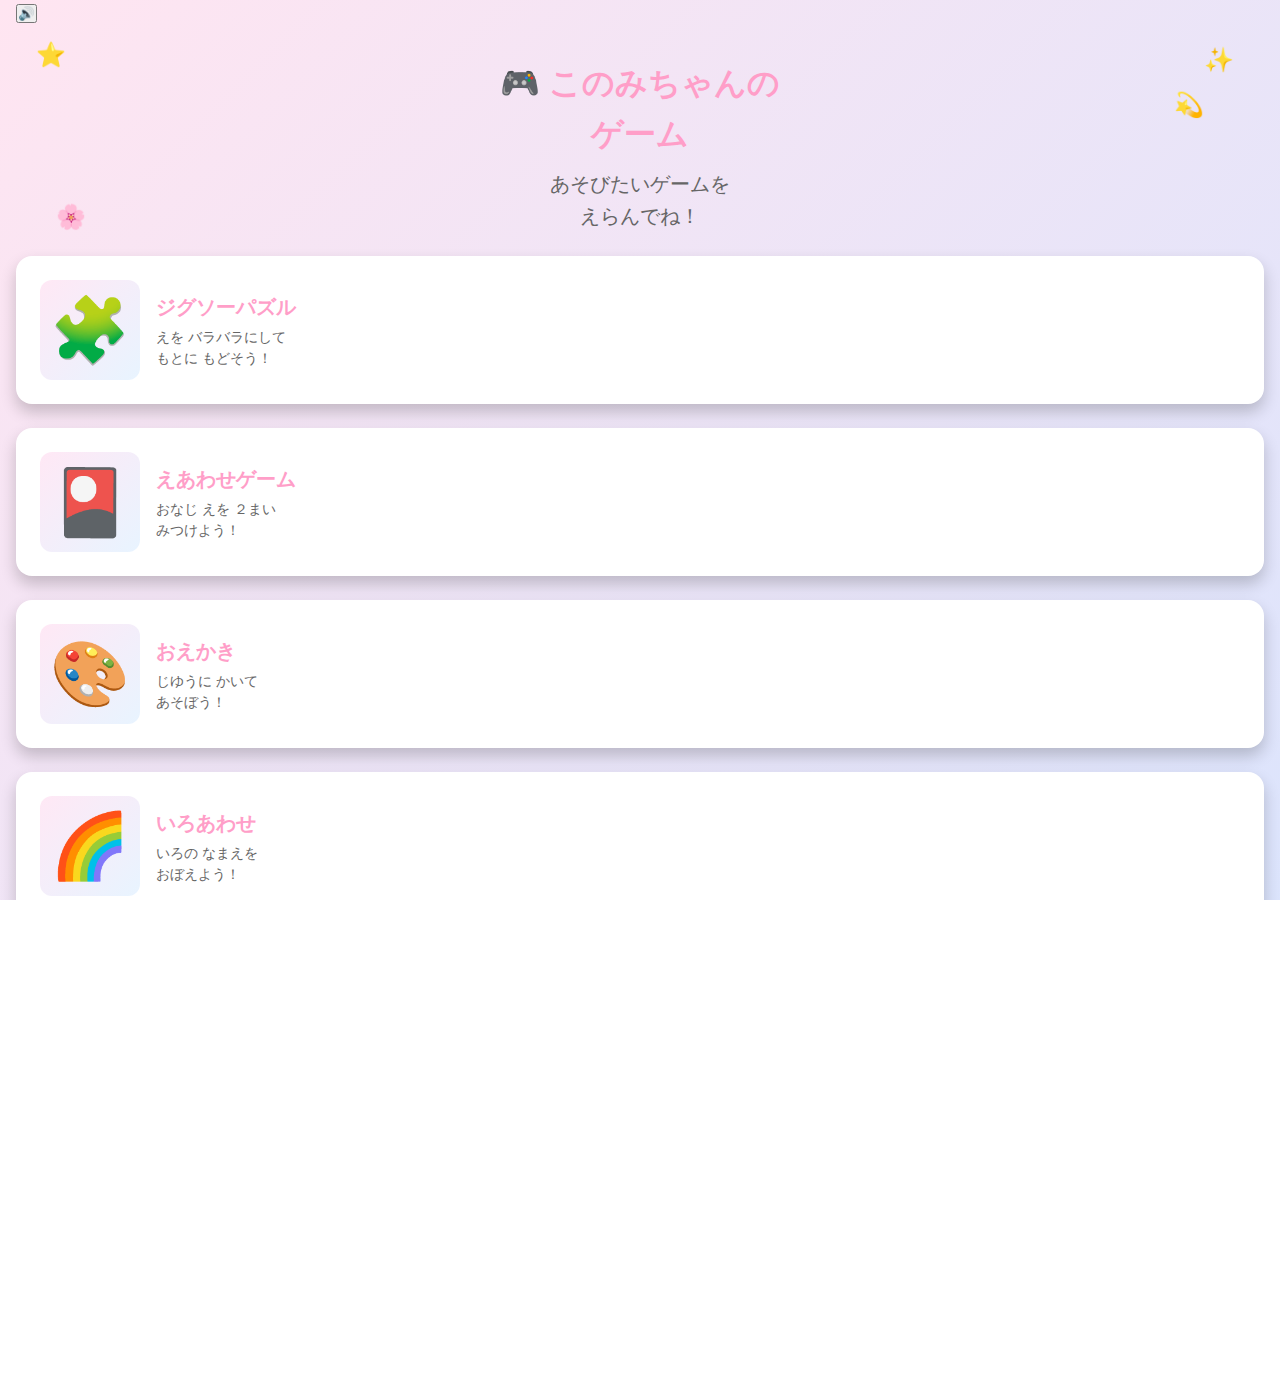
<file: index.html>
<!DOCTYPE html>
<html lang="ja">
<head>
  <meta charset="UTF-8">
  <meta name="viewport" content="width=device-width, initial-scale=1.0, viewport-fit=cover, user-scalable=no">
  <meta name="apple-mobile-web-app-capable" content="yes">
  <meta name="apple-mobile-web-app-status-bar-style" content="black-translucent">
  <meta name="theme-color" content="#FF9EC8">
  <title>このみちゃんのゲーム</title>
  
  <!-- PWA -->
  <link rel="manifest" href="./manifest.json">
  <link rel="apple-touch-icon" href="./assets/icons/icon-192.png">
  
  <!-- CSS -->
  <link rel="stylesheet" href="./css/common.css">
  <link rel="stylesheet" href="./css/components.css">
  <link rel="stylesheet" href="./css/animations.css">
  
  <style>
    /* ランチャー専用スタイル */
    .launcher {
      min-height: 100vh;
      padding: var(--safe-top) var(--spacing-md) var(--safe-bottom);
      background: var(--bg-gradient-1);
      overflow-y: auto;
      -webkit-overflow-scrolling: touch;
    }
    
    .launcher-header {
      text-align: center;
      padding: var(--spacing-xl) 0 var(--spacing-lg);
      position: relative;
    }
    
    .launcher-title {
      font-size: var(--font-2xl);
      font-weight: bold;
      color: var(--primary-pink);
      margin: 0 0 var(--spacing-sm);
      animation: bounceIn 0.6s ease-out;
    }
    
    .launcher-subtitle {
      font-size: var(--font-lg);
      color: var(--text-secondary);
      margin: 0;
      animation: bounceIn 0.8s ease-out;
    }
    
    /* 装飾 */
    .decoration {
      position: absolute;
      font-size: 24px;
      animation: float 3s ease-in-out infinite;
    }
    
    .decoration:nth-child(1) {
      top: 10px;
      left: 20px;
      animation-delay: 0s;
    }
    
    .decoration:nth-child(2) {
      top: 15px;
      right: 30px;
      animation-delay: 0.5s;
    }
    
    .decoration:nth-child(3) {
      top: 60px;
      right: 60px;
      animation-delay: 1s;
    }
    
    .decoration:nth-child(4) {
      bottom: 20px;
      left: 40px;
      animation-delay: 1.5s;
    }
    
    /* ゲームリスト */
    .game-list {
      display: flex;
      flex-direction: column;
      gap: var(--spacing-lg);
      padding-bottom: var(--spacing-xl);
    }
    
    /* ゲームカード */
    .game-card {
      background: white;
      border-radius: var(--radius-lg);
      padding: var(--spacing-lg);
      box-shadow: var(--shadow-lg);
      text-decoration: none;
      color: inherit;
      display: flex;
      align-items: center;
      gap: var(--spacing-md);
      transition: transform 0.2s, box-shadow 0.2s;
      min-height: 120px;
      animation: bounceIn 0.6s ease-out;
    }
    
    .game-card:nth-child(1) { animation-delay: 0.1s; }
    .game-card:nth-child(2) { animation-delay: 0.2s; }
    .game-card:nth-child(3) { animation-delay: 0.3s; }
    .game-card:nth-child(4) { animation-delay: 0.4s; }
    .game-card:nth-child(5) { animation-delay: 0.5s; }
    
    .game-card:active {
      transform: scale(0.98);
      box-shadow: var(--shadow-md);
    }
    
    .game-icon {
      font-size: 64px;
      line-height: 1;
      flex-shrink: 0;
    }
    
    .game-info {
      flex: 1;
    }
    
    .game-title {
      font-size: var(--font-lg);
      font-weight: bold;
      color: var(--text-primary);
      margin: 0 0 var(--spacing-xs);
    }
    
    .game-description {
      font-size: var(--font-sm);
      color: var(--text-secondary);
      margin: 0;
      line-height: 1.4;
    }
    
    /* 設定エリア */
    .settings-area {
      margin-top: var(--spacing-lg);
      margin-bottom: var(--spacing-xl);
    }
    
    .achievements-preview {
      background: white;
      border-radius: var(--radius-lg);
      padding: var(--spacing-md);
      box-shadow: var(--shadow-md);
      text-align: center;
      animation: bounceIn 0.6s ease-out 0.6s both;
    }
    
    .achievements-title {
      font-size: var(--font-md);
      font-weight: bold;
      color: var(--text-primary);
      margin: 0 0 var(--spacing-sm);
    }
    
    .badge-list {
      display: flex;
      justify-content: center;
      gap: var(--spacing-sm);
      flex-wrap: wrap;
    }
    
    .badge {
      font-size: 32px;
      opacity: 0.3;
      filter: grayscale(1);
      transition: all 0.3s;
    }
    
    .badge.unlocked {
      opacity: 1;
      filter: grayscale(0);
      animation: pulse 1.5s ease-in-out infinite;
    }
    
    /* フッター */
    .launcher-footer {
      text-align: center;
      padding: var(--spacing-lg) 0;
      font-size: var(--font-xs);
      color: var(--text-muted);
    }
  </style>
</head>
<body>
  <div class="launcher">
    <!-- 音量ボタン -->
    <button class="sound-toggle" id="soundToggle" aria-label="サウンド切り替え">
      🔊
    </button>
    
    <!-- ヘッダー -->
    <header class="launcher-header">
      <span class="decoration">⭐</span>
      <span class="decoration">✨</span>
      <span class="decoration">💫</span>
      <span class="decoration">🌸</span>
      
      <h1 class="launcher-title">
        🎮 このみちゃんの<br>ゲーム
      </h1>
      <p class="launcher-subtitle">
        あそびたいゲームを<br>えらんでね！
      </p>
    </header>
    
    <!-- ゲームリスト -->
    <div class="game-list">
      <!-- ジグソーパズル -->
      <a href="./puzzle.html" class="game-card">
        <div class="game-icon">🧩</div>
        <div class="game-info">
          <h2 class="game-title">ジグソーパズル</h2>
          <p class="game-description">
            えを バラバラにして<br>
            もとに もどそう！
          </p>
        </div>
      </a>
      
      <!-- 絵合わせ -->
      <a href="./matching.html" class="game-card">
        <div class="game-icon">🎴</div>
        <div class="game-info">
          <h2 class="game-title">えあわせゲーム</h2>
          <p class="game-description">
            おなじ えを ２まい<br>
            みつけよう！
          </p>
        </div>
      </a>
      
      <!-- おえかき -->
      <a href="./drawing.html" class="game-card">
        <div class="game-icon">🎨</div>
        <div class="game-info">
          <h2 class="game-title">おえかき</h2>
          <p class="game-description">
            じゆうに かいて<br>
            あそぼう！
          </p>
        </div>
      </a>
      
      <!-- いろあわせ -->
      <a href="./colors.html" class="game-card">
        <div class="game-icon">🌈</div>
        <div class="game-info">
          <h2 class="game-title">いろあわせ</h2>
          <p class="game-description">
            いろの なまえを<br>
            おぼえよう！
          </p>
        </div>
      </a>
      
      <!-- リズムゲーム -->
      <a href="./rhythm.html" class="game-card">
        <div class="game-icon">🎵</div>
        <div class="game-info">
          <h2 class="game-title">リズムゲーム</h2>
          <p class="game-description">
            おんがくに あわせて<br>
            タップしよう！
          </p>
        </div>
      </a>
    </div>
    
    <!-- 実績バッジエリア -->
    <div class="settings-area">
      <div class="achievements-preview">
        <h3 class="achievements-title">🎖️ バッジコレクション</h3>
        <div class="badge-list" id="badgeList">
          <span class="badge" data-badge="puzzle">🧩</span>
          <span class="badge" data-badge="matching">🎴</span>
          <span class="badge" data-badge="drawing">🎨</span>
          <span class="badge" data-badge="colors">🌈</span>
          <span class="badge" data-badge="rhythm">🎵</span>
        </div>
      </div>
    </div>
    
    <!-- フッター -->
    <footer class="launcher-footer">
      Made with ♥ by モルト 🍺<br>
      v2.0 - 2026
    </footer>
  </div>
  
  <!-- JavaScript -->
  <script src="./js/sound.js"></script>
  <script src="./js/utils.js"></script>
  <script src="./js/storage.js"></script>
  <script src="./js/particle.js"></script>
  
  <script>
    // ========== 初期化 ==========
    document.addEventListener('DOMContentLoaded', () => {
      console.log('🎮 このみちゃんのゲーム - ランチャー起動');
      
      // サウンド初期化
      if (typeof gameSound !== 'undefined') {
        // 音量ボタン設定
        const soundToggle = document.getElementById('soundToggle');
        if (soundToggle) {
          // 初期状態を反映
          updateSoundButton();
          
          soundToggle.addEventListener('click', () => {
            gameSound.toggle();
            updateSoundButton();
            // タップ音を鳴らす
            gameSound.playTap();
          });
        }
      }
      
      // 実績バッジの読み込み
      loadAchievements();
      
      // PWA Service Worker登録
      if ('serviceWorker' in navigator) {
        navigator.serviceWorker.register('./sw.js')
          .then(reg => console.log('✅ Service Worker registered', reg))
          .catch(err => console.error('❌ Service Worker registration failed', err));
      }
      
      // 画面回転をロック（縦向き専用）
      if (screen.orientation && screen.orientation.lock) {
        screen.orientation.lock('portrait').catch(err => {
          console.warn('Screen orientation lock not supported', err);
        });
      }
      
      // ゲームカードタップ時のフィードバック
      const gameCards = document.querySelectorAll('.game-card');
      gameCards.forEach(card => {
        card.addEventListener('click', (e) => {
          // タップ音
          if (typeof gameSound !== 'undefined') {
            gameSound.playTap();
          }
          
          // 触覚フィードバック（対応デバイスのみ）
          if (navigator.vibrate) {
            navigator.vibrate(10);
          }
        });
      });
    });
    
    // 音量ボタンの表示更新
    function updateSoundButton() {
      const soundToggle = document.getElementById('soundToggle');
      if (soundToggle && typeof gameSound !== 'undefined') {
        soundToggle.textContent = gameSound.enabled ? '🔊' : '🔇';
        soundToggle.setAttribute('aria-label', 
          gameSound.enabled ? 'サウンドをオフ' : 'サウンドをオン'
        );
      }
    }
    
    // 実績バッジの読み込み
    function loadAchievements() {
      if (typeof Storage === 'undefined') return;
      
      const badges = document.querySelectorAll('.badge');
      badges.forEach(badge => {
        const gameId = badge.getAttribute('data-badge');
        const key = `konomi_${gameId}_cleared`;
        
        // ローカルストレージから実績を確認
        if (localStorage.getItem(key) === 'true') {
          badge.classList.add('unlocked');
        }
      });
    }
    
    // ページ離脱前の処理（必要に応じて）
    window.addEventListener('beforeunload', () => {
      console.log('👋 ランチャー終了');
    });
  </script>
</body>
</html>
</file>
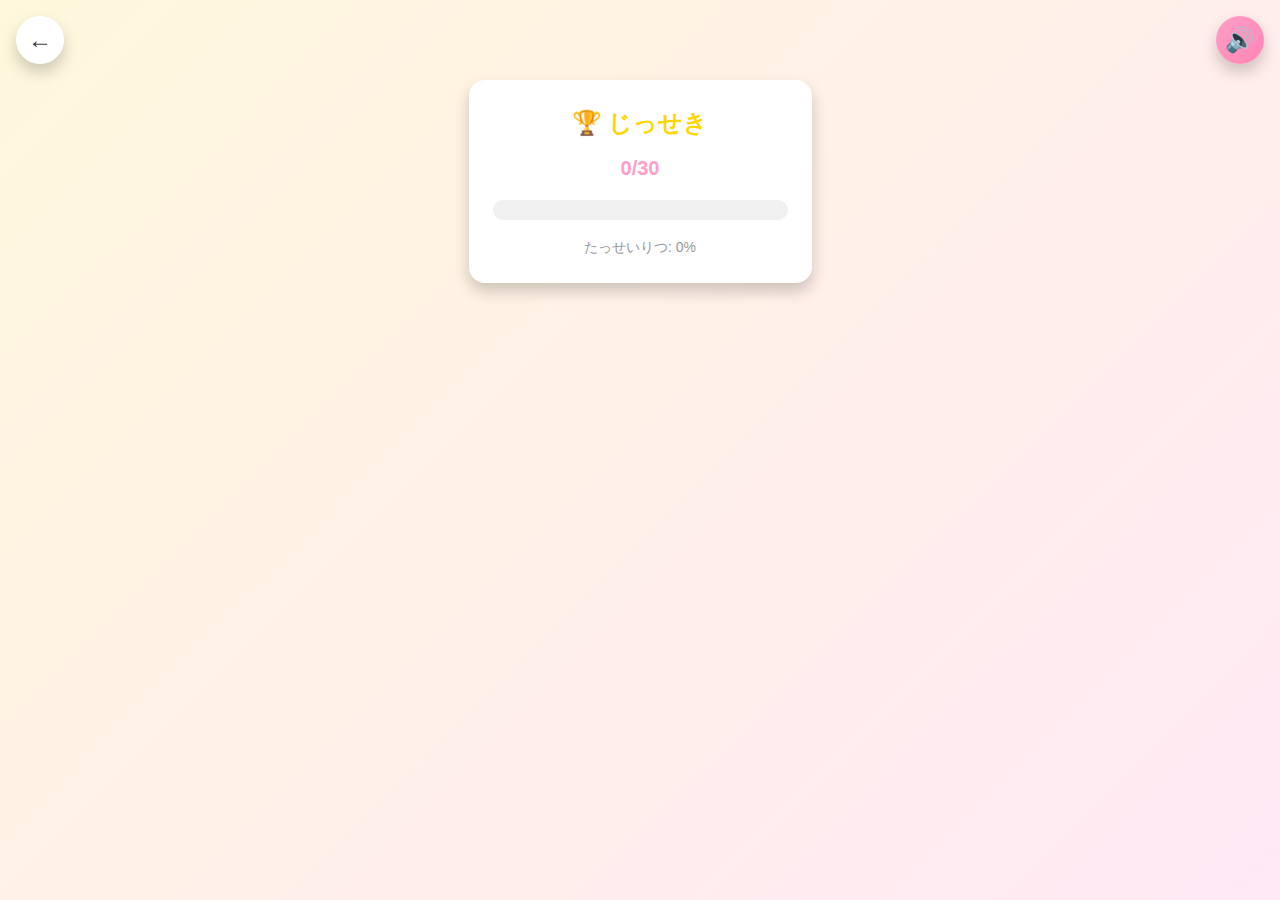
<file: achievements.html>
<!DOCTYPE html>
<html lang="ja">
<head>
    <meta charset="UTF-8">
    <meta name="viewport" content="width=device-width, initial-scale=1.0, viewport-fit=cover, user-scalable=no">
    <meta name="apple-mobile-web-app-capable" content="yes">
    <meta name="theme-color" content="#FFD700">
    <link rel="stylesheet" href="./css/common.css">
    <link rel="stylesheet" href="./css/components.css">
    <link rel="stylesheet" href="./css/animations.css">
    <title>🏆 じっせき</title>
    <style>
        body {
            background: linear-gradient(135deg, #FFF8DC 0%, #FFE8F5 100%);
            display: flex;
            flex-direction: column;
            align-items: center;
            padding: var(--spacing-md);
            padding-top: calc(var(--safe-top) + 80px);
            padding-bottom: calc(var(--safe-bottom) + var(--spacing-md));
        }

        .progress-header {
            width: 100%;
            max-width: 343px;
            background: white;
            border-radius: var(--radius-lg);
            padding: var(--spacing-lg);
            margin-bottom: var(--spacing-lg);
            box-shadow: var(--shadow-lg);
            text-align: center;
        }

        .progress-bar {
            width: 100%;
            height: 20px;
            background: #F0F0F0;
            border-radius: 10px;
            overflow: hidden;
            margin: var(--spacing-md) 0;
        }

        .progress-fill {
            height: 100%;
            background: linear-gradient(90deg, #FFD700, #FFA500);
            transition: width 0.5s ease;
        }

        .achievement-list {
            width: 100%;
            max-width: 343px;
            display: flex;
            flex-direction: column;
            gap: var(--spacing-md);
        }

        .achievement-item {
            background: white;
            border-radius: var(--radius-lg);
            padding: var(--spacing-md);
            box-shadow: var(--shadow-md);
            display: flex;
            gap: var(--spacing-md);
            align-items: center;
            transition: transform 0.2s;
        }

        .achievement-item.locked {
            opacity: 0.6;
        }

        .achievement-icon {
            font-size: 48px;
            width: 60px;
            height: 60px;
            display: flex;
            align-items: center;
            justify-content: center;
            background: linear-gradient(135deg, #FFE8F5, #FFF8DC);
            border-radius: var(--radius-md);
            flex-shrink: 0;
        }

        .achievement-icon.unlocked {
            animation: pulse 2s ease-in-out infinite;
        }

        .achievement-info {
            flex: 1;
        }

        .achievement-name {
            font-size: var(--font-md);
            font-weight: bold;
            color: var(--primary-pink);
            margin-bottom: var(--spacing-xs);
        }

        .achievement-desc {
            font-size: var(--font-sm);
            color: var(--text-secondary);
        }

        .achievement-reward {
            font-size: var(--font-xs);
            color: #FFD700;
            margin-top: var(--spacing-xs);
        }
    </style>
</head>
<body class="no-select">
    <button class="fixed-btn back-btn" onclick="location.href='./index.html'" aria-label="もどる">←</button>
    <button class="fixed-btn sound-btn" id="soundBtn" aria-label="サウンド">🔊</button>

    <div class="progress-header">
        <h2 style="color: #FFD700; margin-bottom: 10px;">🏆 じっせき</h2>
        <p style="font-size: var(--font-lg); font-weight: bold; color: var(--primary-pink);">
            <span id="unlockedCount">0</span>/<span id="totalCount">30</span>
        </p>
        <div class="progress-bar">
            <div class="progress-fill" id="progressFill" style="width: 0%"></div>
        </div>
        <p style="font-size: var(--font-sm); color: var(--text-muted);">
            たっせいりつ: <span id="percentage">0</span>%
        </p>
    </div>

    <div class="achievement-list" id="achievementList"></div>

    <script src="./js/utils.js"></script>
    <script src="./js/storage.js"></script>
    <script src="./js/sound.js"></script>
    <script src="./js/particle.js"></script>
    <script src="./js/achievements.js"></script>
    <script>
        const soundBtn = document.getElementById('soundBtn');
        const achievementList = document.getElementById('achievementList');
        const unlockedCountEl = document.getElementById('unlockedCount');
        const totalCountEl = document.getElementById('totalCount');
        const progressFillEl = document.getElementById('progressFill');
        const percentageEl = document.getElementById('percentage');

        // サウンド設定
        gameSound.enabled = GameSettings.getSoundEnabled();
        soundBtn.textContent = gameSound.enabled ? '🔊' : '🔇';
        soundBtn.onclick = () => {
            const enabled = gameSound.toggle();
            soundBtn.textContent = enabled ? '🔊' : '🔇';
            GameSettings.setSoundEnabled(enabled);
            if (enabled) gameSound.playTap();
        };

        // 実績表示
        function renderAchievements() {
            const achievements = AchievementManager.getAll();
            const unlocked = achievements.filter(a => a.unlocked).length;
            const total = achievements.length;
            const percentage = Math.floor((unlocked / total) * 100);

            // 進捗更新
            unlockedCountEl.textContent = unlocked;
            totalCountEl.textContent = total;
            progressFillEl.style.width = `${percentage}%`;
            percentageEl.textContent = percentage;

            // リスト生成
            achievementList.innerHTML = '';
            achievements.forEach(achievement => {
                const item = document.createElement('div');
                item.className = achievement.unlocked ? 'achievement-item' : 'achievement-item locked';
                
                item.innerHTML = `
                    <div class="achievement-icon ${achievement.unlocked ? 'unlocked' : ''}">
                        ${achievement.unlocked ? '🏆' : '🔒'}
                    </div>
                    <div class="achievement-info">
                        <div class="achievement-name">
                            ${achievement.unlocked ? achievement.name : '？？？'}
                        </div>
                        <div class="achievement-desc">
                            ${achievement.unlocked ? achievement.desc : 'まだアンロックされていません'}
                        </div>
                        ${achievement.unlocked ? `<div class="achievement-reward">ごうほう: ${achievement.reward}</div>` : ''}
                        ${achievement.unlocked && achievement.date ? `<div style="font-size: 10px; color: var(--text-muted); margin-top: 4px;">${new Date(achievement.date).toLocaleDateString('ja-JP')}</div>` : ''}
                    </div>
                `;

                achievementList.appendChild(item);
            });
        }

        renderAchievements();
        lockPortrait();
    </script>
</body>
</html>
</file>
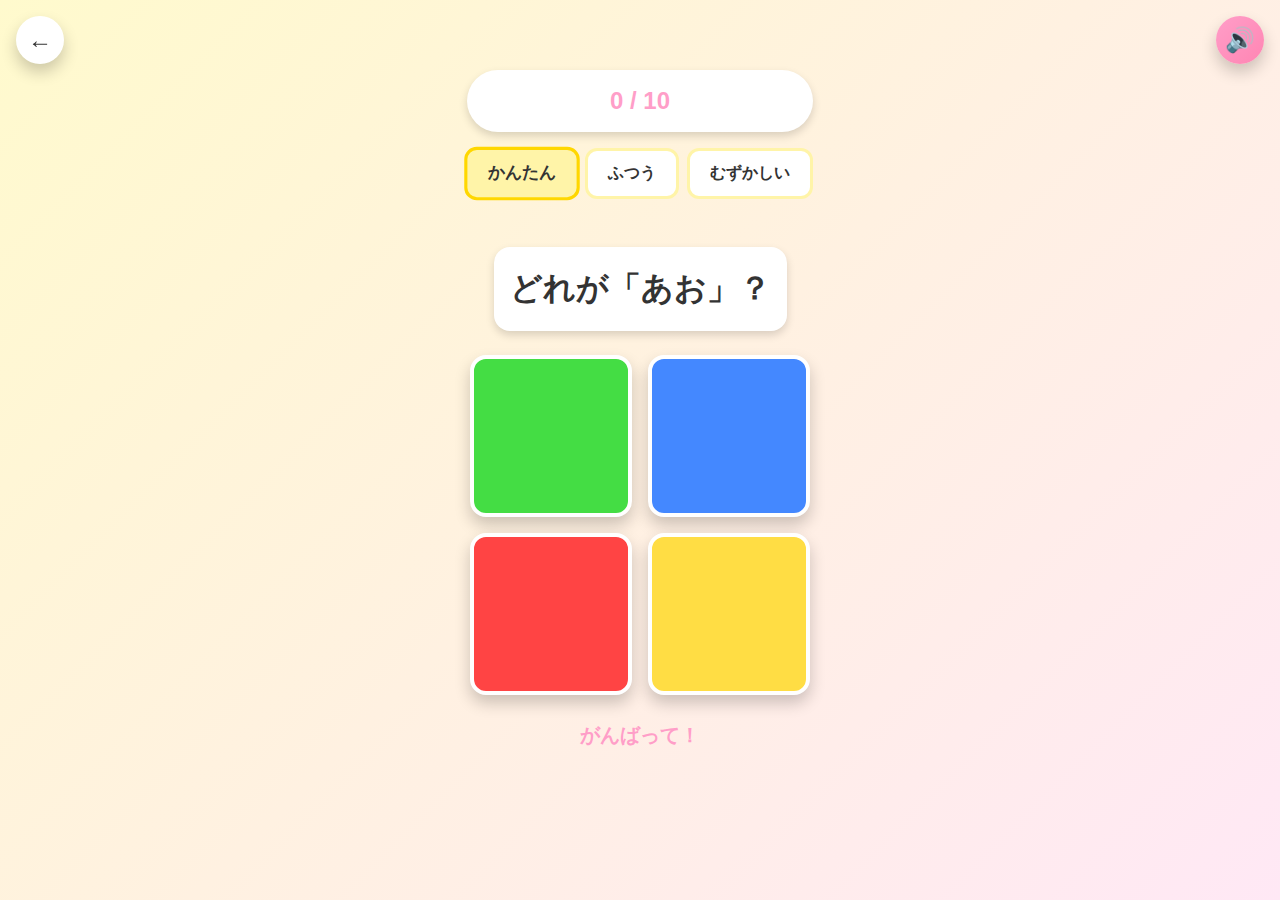
<file: colors.html>
<!DOCTYPE html>
<html lang="ja">
<head>
    <meta charset="UTF-8">
    <meta name="viewport" content="width=device-width, initial-scale=1.0, viewport-fit=cover, user-scalable=no">
    <meta name="apple-mobile-web-app-capable" content="yes">
    <meta name="apple-mobile-web-app-status-bar-style" content="black-translucent">
    <meta name="theme-color" content="#FFF4A8">
    <link rel="stylesheet" href="css/common.css">
    <link rel="stylesheet" href="css/components.css">
    <link rel="stylesheet" href="css/animations.css">
    <title>🌈 このみちゃんのいろあわせゲーム</title>
    <style>
        body {
            background: linear-gradient(135deg, #FFFACD 0%, #FFE8F5 100%);
            display: flex;
            flex-direction: column;
            align-items: center;
            justify-content: flex-start;
            padding: calc(var(--safe-top) + 70px) var(--spacing-md) calc(var(--safe-bottom) + var(--spacing-md));
            min-height: 100vh;
            overflow-y: auto;
        }

        .header {
            text-align: center;
            margin-bottom: var(--spacing-lg);
        }

        .score {
            background: white;
            padding: 12px 24px;
            border-radius: var(--radius-full);
            box-shadow: var(--shadow-md);
            font-size: var(--font-xl);
            font-weight: bold;
            color: var(--primary-pink);
            margin-bottom: var(--spacing-md);
        }

        .question {
            font-size: var(--font-2xl);
            font-weight: bold;
            color: var(--text-primary);
            margin-bottom: var(--spacing-lg);
            text-align: center;
            padding: var(--spacing-md);
            background: white;
            border-radius: var(--radius-lg);
            box-shadow: var(--shadow-md);
            min-height: 80px;
            display: flex;
            align-items: center;
            justify-content: center;
        }

        .color-grid {
            display: grid;
            grid-template-columns: repeat(2, 1fr);
            gap: var(--spacing-md);
            max-width: 340px;
            width: 100%;
            margin-bottom: var(--spacing-lg);
        }

        .color-card {
            aspect-ratio: 1;
            border-radius: var(--radius-lg);
            box-shadow: var(--shadow-lg);
            cursor: pointer;
            transition: all 0.3s cubic-bezier(0.68, -0.55, 0.265, 1.55);
            position: relative;
            border: 4px solid white;
            min-height: 150px;
        }

        .color-card:active {
            transform: scale(0.95);
        }

        .color-card.correct {
            animation: bounce 0.6s ease-out;
            border-color: #FFD700;
        }

        .color-card.wrong {
            animation: shake 0.5s ease-out;
        }

        @keyframes bounce {
            0%, 100% { transform: scale(1); }
            25% { transform: scale(1.1) translateY(-10px); }
            50% { transform: scale(1.05) translateY(-5px); }
            75% { transform: scale(1.08) translateY(-7px); }
        }

        @keyframes shake {
            0%, 100% { transform: translateX(0); }
            25% { transform: translateX(-10px); }
            50% { transform: translateX(10px); }
            75% { transform: translateX(-5px); }
        }

        .message {
            font-size: var(--font-lg);
            font-weight: bold;
            color: var(--primary-pink);
            text-align: center;
            min-height: 30px;
            margin-bottom: var(--spacing-md);
        }

        .difficulty-selector {
            display: flex;
            gap: var(--spacing-sm);
            margin-bottom: var(--spacing-lg);
            flex-wrap: wrap;
            justify-content: center;
        }

        .difficulty-btn {
            padding: 12px 20px;
            font-size: var(--font-md);
            font-weight: bold;
            background: white;
            border: 3px solid var(--primary-yellow);
            border-radius: var(--radius-md);
            cursor: pointer;
            transition: all 0.3s;
            min-height: 48px;
            color: var(--text-primary);
        }

        .difficulty-btn:active {
            transform: scale(0.95);
        }

        .difficulty-btn.active {
            background: var(--primary-yellow);
            color: var(--text-primary);
            border-color: #FFD700;
            transform: scale(1.05);
        }

        .modal-subtitle {
            font-size: var(--font-xl);
            color: var(--primary-pink);
            margin-bottom: var(--spacing-md);
        }

        .stars {
            display: flex;
            gap: var(--spacing-sm);
            justify-content: center;
            margin: var(--spacing-lg) 0;
        }

        .star {
            font-size: 48px;
            animation: pulse 1.5s ease-in-out infinite;
        }

        .star:nth-child(2) {
            animation-delay: 0.2s;
        }

        .star:nth-child(3) {
            animation-delay: 0.4s;
        }

        /* パーティクル（キラキラ） */
        .sparkle {
            position: fixed;
            pointer-events: none;
            font-size: 24px;
            animation: sparkle-fall 1s ease-out forwards;
            z-index: 1000;
        }

        @keyframes sparkle-fall {
            0% {
                opacity: 1;
                transform: translateY(0) scale(0) rotate(0deg);
            }
            50% {
                transform: translateY(-30px) scale(1.5) rotate(180deg);
            }
            100% {
                opacity: 0;
                transform: translateY(-60px) scale(0.5) rotate(360deg);
            }
        }
    </style>
</head>
<body>
    <!-- 固定ボタン -->
    <button class="fixed-btn back-btn" onclick="location.href='index.html'" aria-label="もどる">←</button>
    <button class="fixed-btn sound-btn" id="soundToggle" aria-label="サウンド切り替え">🔊</button>

    <!-- メインコンテンツ -->
    <div class="header">
        <div class="score" id="scoreDisplay">0 / 10</div>
        <div class="difficulty-selector" id="difficultySelector">
            <button class="difficulty-btn active" data-level="easy">かんたん</button>
            <button class="difficulty-btn" data-level="normal">ふつう</button>
            <button class="difficulty-btn" data-level="hard">むずかしい</button>
        </div>
    </div>

    <div class="question" id="question">どれが「あか」？</div>

    <div class="color-grid" id="colorGrid">
        <!-- JavaScriptで生成 -->
    </div>

    <div class="message" id="message">がんばって！</div>

    <!-- クリアモーダル -->
    <div class="modal-overlay hidden" id="clearModal">
        <div class="modal">
            <h2>🌈 やったね！</h2>
            <p class="modal-subtitle">いろマスター！</p>
            <div class="stars">
                <span class="star">⭐</span>
                <span class="star">⭐</span>
                <span class="star">⭐</span>
            </div>
            <div class="modal-buttons">
                <button class="btn btn-primary" onclick="restartGame()">もういちど</button>
                <button class="btn btn-secondary" onclick="location.href='index.html'">もどる</button>
            </div>
        </div>
    </div>

    <script src="js/sound.js"></script>
    <script src="js/utils.js"></script>
    <script src="js/particle.js"></script>
    <script>
        // ========== ゲーム定数 ==========
        const COLORS = {
            easy: [
                { name: 'あか', color: '#FF4444', index: 0 },
                { name: 'あお', color: '#4488FF', index: 1 },
                { name: 'きいろ', color: '#FFDD44', index: 2 },
                { name: 'みどり', color: '#44DD44', index: 3 }
            ],
            normal: [
                { name: 'あか', color: '#FF4444', index: 0 },
                { name: 'あお', color: '#4488FF', index: 1 },
                { name: 'きいろ', color: '#FFDD44', index: 2 },
                { name: 'みどり', color: '#44DD44', index: 3 },
                { name: 'ピンク', color: '#FF99CC', index: 4 },
                { name: 'オレンジ', color: '#FF9944', index: 5 }
            ],
            hard: [
                { name: 'あか', color: '#FF4444', index: 0 },
                { name: 'あお', color: '#4488FF', index: 1 },
                { name: 'きいろ', color: '#FFDD44', index: 2 },
                { name: 'みどり', color: '#44DD44', index: 3 },
                { name: 'ピンク', color: '#FF99CC', index: 4 },
                { name: 'オレンジ', color: '#FF9944', index: 5 },
                { name: 'むらさき', color: '#9944FF', index: 6 },
                { name: 'ちゃいろ', color: '#996633', index: 7 }
            ]
        };

        const TOTAL_QUESTIONS = 10;

        // ========== ゲーム状態 ==========
        let currentDifficulty = 'easy';
        let currentQuestion = 0;
        let score = 0;
        let targetColor = null;
        let isAnswering = false;

        // ========== DOM要素 ==========
        const scoreDisplay = document.getElementById('scoreDisplay');
        const questionEl = document.getElementById('question');
        const colorGrid = document.getElementById('colorGrid');
        const messageEl = document.getElementById('message');
        const clearModal = document.getElementById('clearModal');
        const soundToggle = document.getElementById('soundToggle');
        const difficultySelector = document.getElementById('difficultySelector');

        // ========== 初期化 ==========
        function init() {
            // 音量ボタン
            soundToggle.addEventListener('click', () => {
                const enabled = gameSound.toggle();
                soundToggle.textContent = enabled ? '🔊' : '🔇';
                gameSound.playTap();
            });

            // 難易度選択
            difficultySelector.addEventListener('click', (e) => {
                if (e.target.classList.contains('difficulty-btn')) {
                    gameSound.playTap();
                    
                    // アクティブ切り替え
                    document.querySelectorAll('.difficulty-btn').forEach(btn => {
                        btn.classList.remove('active');
                    });
                    e.target.classList.add('active');
                    
                    // 難易度変更してリスタート
                    currentDifficulty = e.target.dataset.level;
                    restartGame();
                }
            });

            // ゲーム開始
            startNewGame();
        }

        // ========== ゲーム開始 ==========
        function startNewGame() {
            currentQuestion = 0;
            score = 0;
            updateScore();
            nextQuestion();
        }

        // ========== 次の問題 ==========
        function nextQuestion() {
            if (currentQuestion >= TOTAL_QUESTIONS) {
                // クリア
                showClearModal();
                return;
            }

            isAnswering = false;
            currentQuestion++;
            updateScore();

            // ランダムに色を選択
            const colorSet = COLORS[currentDifficulty];
            targetColor = colorSet[Math.floor(Math.random() * colorSet.length)];

            // 問題文更新
            questionEl.textContent = `どれが「${targetColor.name}」？`;

            // カードを4枚ランダム表示（ターゲット色を含む）
            const choices = [targetColor];
            const otherColors = colorSet.filter(c => c.name !== targetColor.name);
            
            // 残りをランダムに追加（重複なし）
            while (choices.length < 4 && choices.length < colorSet.length) {
                const randomColor = otherColors[Math.floor(Math.random() * otherColors.length)];
                if (!choices.find(c => c.name === randomColor.name)) {
                    choices.push(randomColor);
                }
            }

            // 4枚未満の場合は繰り返し
            while (choices.length < 4) {
                const randomColor = colorSet[Math.floor(Math.random() * colorSet.length)];
                choices.push(randomColor);
            }

            // シャッフル
            const shuffled = shuffle(choices);

            // カード生成
            renderCards(shuffled);

            // メッセージ更新
            updateMessage();
        }

        // ========== カード描画 ==========
        function renderCards(colors) {
            colorGrid.innerHTML = '';
            
            colors.forEach((color, index) => {
                const card = document.createElement('div');
                card.className = 'color-card';
                card.style.backgroundColor = color.color;
                card.dataset.colorName = color.name;
                card.dataset.colorIndex = color.index;
                
                card.addEventListener('click', () => handleCardClick(card, color));
                
                colorGrid.appendChild(card);
            });
        }

        // ========== カードクリック処理 ==========
        function handleCardClick(card, color) {
            if (isAnswering) return;
            isAnswering = true;

            // 音を鳴らす
            gameSound.playColorNote(color.index);

            if (color.name === targetColor.name) {
                // 正解
                card.classList.add('correct');
                gameSound.playCorrect();
                score++;
                updateScore();
                
                // キラキラ演出
                createSparkles(card);
                
                messageEl.textContent = 'せいかい！';
                messageEl.style.color = '#44DD44';

                // 次の問題へ
                setTimeout(() => {
                    nextQuestion();
                }, 1200);
            } else {
                // 不正解
                card.classList.add('wrong');
                vibrate('medium');
                
                messageEl.textContent = 'もういちど！';
                messageEl.style.color = '#FF4444';

                // 再挑戦可能
                setTimeout(() => {
                    card.classList.remove('wrong');
                    isAnswering = false;
                    messageEl.textContent = 'がんばって！';
                    messageEl.style.color = 'var(--primary-pink)';
                }, 600);
            }
        }

        // ========== スコア更新 ==========
        function updateScore() {
            scoreDisplay.textContent = `${score} / ${TOTAL_QUESTIONS}`;
        }

        // ========== メッセージ更新 ==========
        function updateMessage() {
            const remaining = TOTAL_QUESTIONS - currentQuestion;
            if (remaining > 5) {
                messageEl.textContent = 'がんばって！';
            } else if (remaining > 2) {
                messageEl.textContent = `あと ${remaining} もん！`;
            } else if (remaining > 0) {
                messageEl.textContent = 'もうすこし！';
            }
            messageEl.style.color = 'var(--primary-pink)';
        }

        // ========== キラキラ演出 ==========
        function createSparkles(element) {
            const rect = element.getBoundingClientRect();
            const centerX = rect.left + rect.width / 2;
            const centerY = rect.top + rect.height / 2;

            for (let i = 0; i < 8; i++) {
                const sparkle = document.createElement('div');
                sparkle.className = 'sparkle';
                sparkle.textContent = '✨';
                
                const angle = (Math.PI * 2 * i) / 8;
                const distance = 30;
                const x = centerX + Math.cos(angle) * distance;
                const y = centerY + Math.sin(angle) * distance;
                
                sparkle.style.left = `${x}px`;
                sparkle.style.top = `${y}px`;
                
                document.body.appendChild(sparkle);
                
                setTimeout(() => sparkle.remove(), 1000);
            }
        }

        // ========== クリアモーダル表示 ==========
        function showClearModal() {
            gameSound.playClear();
            clearModal.classList.remove('hidden');
            
            // 紙吹雪
            if (typeof createConfetti === 'function') {
                createConfetti();
            }
        }

        // ========== リスタート ==========
        function restartGame() {
            gameSound.playTap();
            clearModal.classList.add('hidden');
            startNewGame();
        }

        // ========== 起動 ==========
        window.addEventListener('DOMContentLoaded', init);
    </script>
</body>
</html>
</file>
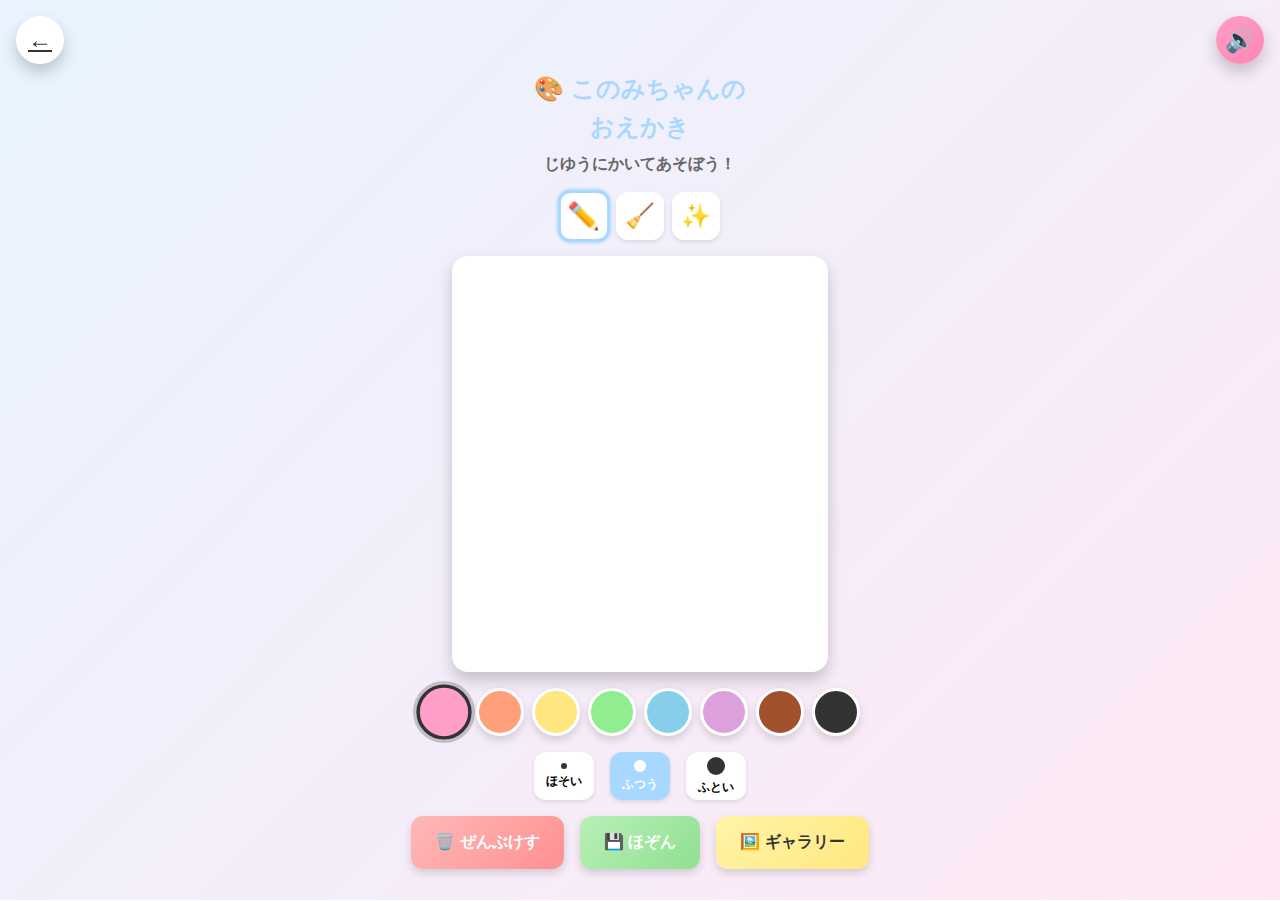
<file: drawing.html>
<!DOCTYPE html>
<html lang="ja">
<head>
    <meta charset="UTF-8">
    <meta name="viewport" content="width=device-width, initial-scale=1.0, viewport-fit=cover, user-scalable=no">
    <meta name="apple-mobile-web-app-capable" content="yes">
    <meta name="apple-mobile-web-app-status-bar-style" content="black-translucent">
    <meta name="theme-color" content="#A8D8FF">
    <link rel="stylesheet" href="./css/common.css">
    <link rel="stylesheet" href="./css/components.css">
    <link rel="stylesheet" href="./css/animations.css">
    <title>🎨 このみちゃんのおえかき</title>
    <style>
        body {
            background: linear-gradient(135deg, #E8F4FF 0%, #FFE8F5 100%);
            display: flex;
            flex-direction: column;
            align-items: center;
            padding: var(--spacing-md);
            padding-top: calc(var(--safe-top) + 70px);
            padding-bottom: calc(var(--safe-bottom) + var(--spacing-md));
            overflow-y: auto;
        }

        .header {
            text-align: center;
            margin-bottom: var(--spacing-md);
            animation: bounceIn 0.6s ease;
        }

        h1 {
            font-size: 24px;
            margin-bottom: var(--spacing-xs);
            color: var(--primary-blue);
        }

        .message {
            font-size: var(--font-md);
            color: var(--text-secondary);
            font-weight: bold;
        }

        /* ツールバー */
        .toolbar {
            display: flex;
            gap: var(--spacing-sm);
            margin-bottom: var(--spacing-md);
            flex-wrap: wrap;
            justify-content: center;
            animation: slideInDown 0.6s ease;
        }

        .tool-btn {
            width: 48px;
            height: 48px;
            border-radius: var(--radius-md);
            border: 3px solid transparent;
            background: white;
            font-size: 24px;
            display: flex;
            align-items: center;
            justify-content: center;
            cursor: pointer;
            transition: all 0.2s;
            box-shadow: var(--shadow-sm);
        }

        .tool-btn:active {
            transform: scale(0.9);
        }

        .tool-btn.active {
            border-color: var(--primary-blue);
            transform: scale(1.1);
            box-shadow: 0 0 0 2px rgba(168, 216, 255, 0.3);
        }

        /* Canvasエリア */
        .canvas-container {
            position: relative;
            background: white;
            border-radius: var(--radius-lg);
            box-shadow: var(--shadow-lg);
            padding: var(--spacing-sm);
            margin-bottom: var(--spacing-md);
            animation: bounceIn 0.8s ease;
        }

        #drawingCanvas {
            display: block;
            border-radius: var(--radius-md);
            touch-action: none;
            cursor: crosshair;
        }

        /* カラーパレット */
        .color-palette {
            display: flex;
            gap: var(--spacing-sm);
            margin-bottom: var(--spacing-md);
            flex-wrap: wrap;
            justify-content: center;
            animation: slideInUp 0.8s ease;
        }

        .color-btn {
            width: 48px;
            height: 48px;
            border-radius: var(--radius-full);
            border: 3px solid white;
            cursor: pointer;
            transition: all 0.2s;
            box-shadow: var(--shadow-md);
        }

        .color-btn:active {
            transform: scale(0.9);
        }

        .color-btn.active {
            border-color: var(--text-primary);
            transform: scale(1.15);
            box-shadow: 0 0 0 3px rgba(0, 0, 0, 0.2);
        }

        /* ペンサイズ */
        .pen-sizes {
            display: flex;
            gap: var(--spacing-md);
            margin-bottom: var(--spacing-md);
            justify-content: center;
            animation: slideInUp 0.9s ease;
        }

        .size-btn {
            width: 60px;
            height: 48px;
            border-radius: var(--radius-md);
            border: 3px solid transparent;
            background: white;
            display: flex;
            flex-direction: column;
            align-items: center;
            justify-content: center;
            cursor: pointer;
            transition: all 0.2s;
            box-shadow: var(--shadow-sm);
            font-size: var(--font-xs);
            font-weight: bold;
        }

        .size-btn:active {
            transform: scale(0.9);
        }

        .size-btn.active {
            border-color: var(--primary-blue);
            background: var(--primary-blue);
            color: white;
        }

        .size-preview {
            width: 100%;
            display: flex;
            align-items: center;
            justify-content: center;
            margin-bottom: var(--spacing-xs);
        }

        .size-preview .dot {
            background: var(--text-primary);
            border-radius: 50%;
        }

        .size-btn.active .size-preview .dot {
            background: white;
        }

        /* スタンプパレット */
        .stamp-palette {
            display: flex;
            gap: var(--spacing-sm);
            margin-bottom: var(--spacing-md);
            flex-wrap: wrap;
            justify-content: center;
            animation: slideInUp 1s ease;
        }

        .stamp-btn {
            width: 48px;
            height: 48px;
            border-radius: var(--radius-md);
            border: 3px solid transparent;
            background: white;
            font-size: 28px;
            display: flex;
            align-items: center;
            justify-content: center;
            cursor: pointer;
            transition: all 0.2s;
            box-shadow: var(--shadow-sm);
        }

        .stamp-btn:active {
            transform: scale(0.9);
        }

        .stamp-btn.active {
            border-color: var(--primary-yellow);
            transform: scale(1.1);
        }

        /* アクションボタン */
        .action-buttons {
            display: flex;
            gap: var(--spacing-md);
            margin-bottom: var(--spacing-md);
            justify-content: center;
            animation: bounceIn 1.1s ease;
        }

        .action-btn {
            padding: var(--spacing-md) var(--spacing-lg);
            border-radius: var(--radius-md);
            border: none;
            font-size: var(--font-md);
            font-weight: bold;
            cursor: pointer;
            transition: all 0.2s;
            box-shadow: var(--shadow-md);
            min-height: 48px;
        }

        .action-btn:active {
            transform: scale(0.95);
        }

        .btn-clear {
            background: linear-gradient(135deg, #FFB8B8, #FF9090);
            color: white;
        }

        .btn-save {
            background: linear-gradient(135deg, var(--primary-green), #90E090);
            color: white;
        }

        .btn-gallery {
            background: linear-gradient(135deg, var(--primary-yellow), #FFE880);
            color: var(--text-primary);
        }

        /* ギャラリーモーダル */
        .gallery-overlay {
            position: fixed;
            top: 0;
            left: 0;
            width: 100%;
            height: 100%;
            background: rgba(0, 0, 0, 0.8);
            display: none;
            align-items: center;
            justify-content: center;
            z-index: 1000;
            padding: var(--spacing-xl);
        }

        .gallery-overlay.show {
            display: flex;
            animation: fadeIn 0.3s ease;
        }

        .gallery-content {
            background: white;
            border-radius: var(--radius-lg);
            padding: var(--spacing-xl);
            max-width: 90%;
            max-height: 80%;
            overflow-y: auto;
            box-shadow: 0 16px 32px rgba(0, 0, 0, 0.3);
            animation: bounceIn 0.5s ease;
        }

        .gallery-header {
            display: flex;
            justify-content: space-between;
            align-items: center;
            margin-bottom: var(--spacing-lg);
        }

        .gallery-header h2 {
            font-size: var(--font-xl);
            color: var(--primary-blue);
        }

        .gallery-close {
            width: 40px;
            height: 40px;
            border-radius: var(--radius-full);
            border: none;
            background: var(--primary-pink);
            color: white;
            font-size: 24px;
            cursor: pointer;
        }

        .gallery-grid {
            display: grid;
            grid-template-columns: repeat(2, 1fr);
            gap: var(--spacing-md);
        }

        .gallery-item {
            position: relative;
            aspect-ratio: 1;
            border-radius: var(--radius-md);
            overflow: hidden;
            box-shadow: var(--shadow-md);
        }

        .gallery-item img {
            width: 100%;
            height: 100%;
            object-fit: cover;
        }

        .gallery-item-delete {
            position: absolute;
            top: 4px;
            right: 4px;
            width: 32px;
            height: 32px;
            border-radius: var(--radius-full);
            border: none;
            background: rgba(255, 0, 0, 0.8);
            color: white;
            font-size: 18px;
            cursor: pointer;
        }

        .gallery-empty {
            text-align: center;
            padding: var(--spacing-xl);
            color: var(--text-muted);
        }

        @media (max-width: 375px) {
            h1 { font-size: 22px; }
            .message { font-size: var(--font-sm); }
            #drawingCanvas { width: 340px; height: 380px; }
        }

        @media (max-height: 667px) {
            body { padding-top: calc(var(--safe-top) + 60px); }
            h1 { font-size: 20px; }
            #drawingCanvas { width: 340px; height: 360px; }
        }
    </style>
</head>
<body class="no-select">
    <!-- 戻るボタン -->
    <a href="./index.html" class="fixed-btn back-btn" id="backBtn" aria-label="もどる">←</a>
    
    <!-- サウンドトグル -->
    <button class="fixed-btn sound-btn" id="soundBtn" aria-label="サウンド切り替え">🔊</button>
    
    <div class="header">
        <h1>🎨 このみちゃんの<br>おえかき</h1>
        <p class="message">じゆうにかいてあそぼう！</p>
    </div>
    
    <!-- ツールバー -->
    <div class="toolbar">
        <button class="tool-btn active" id="penTool" title="ペン">✏️</button>
        <button class="tool-btn" id="eraserTool" title="けしゴム">🧹</button>
        <button class="tool-btn" id="stampTool" title="スタンプ">✨</button>
    </div>
    
    <!-- Canvasエリア -->
    <div class="canvas-container">
        <canvas id="drawingCanvas" width="360" height="400"></canvas>
    </div>
    
    <!-- カラーパレット -->
    <div class="color-palette" id="colorPalette">
        <button class="color-btn active" data-color="#FF9EC8" style="background: #FF9EC8;" title="ピンク"></button>
        <button class="color-btn" data-color="#FFA07A" style="background: #FFA07A;" title="オレンジ"></button>
        <button class="color-btn" data-color="#FFE680" style="background: #FFE680;" title="きいろ"></button>
        <button class="color-btn" data-color="#90EE90" style="background: #90EE90;" title="みどり"></button>
        <button class="color-btn" data-color="#87CEEB" style="background: #87CEEB;" title="あお"></button>
        <button class="color-btn" data-color="#DDA0DD" style="background: #DDA0DD;" title="むらさき"></button>
        <button class="color-btn" data-color="#A0522D" style="background: #A0522D;" title="ちゃいろ"></button>
        <button class="color-btn" data-color="#333333" style="background: #333333;" title="くろ"></button>
    </div>
    
    <!-- ペンサイズ -->
    <div class="pen-sizes" id="penSizes">
        <button class="size-btn" data-size="3">
            <div class="size-preview"><div class="dot" style="width: 6px; height: 6px;"></div></div>
            ほそい
        </button>
        <button class="size-btn active" data-size="8">
            <div class="size-preview"><div class="dot" style="width: 12px; height: 12px;"></div></div>
            ふつう
        </button>
        <button class="size-btn" data-size="15">
            <div class="size-preview"><div class="dot" style="width: 18px; height: 18px;"></div></div>
            ふとい
        </button>
    </div>
    
    <!-- スタンプパレット -->
    <div class="stamp-palette" id="stampPalette" style="display: none;">
        <button class="stamp-btn" data-stamp="⭐">⭐</button>
        <button class="stamp-btn" data-stamp="❤️">❤️</button>
        <button class="stamp-btn" data-stamp="😊">😊</button>
        <button class="stamp-btn" data-stamp="🌸">🌸</button>
        <button class="stamp-btn" data-stamp="🐱">🐱</button>
        <button class="stamp-btn" data-stamp="🍎">🍎</button>
    </div>
    
    <!-- アクションボタン -->
    <div class="action-buttons">
        <button class="action-btn btn-clear" id="clearBtn">🗑️ ぜんぶけす</button>
        <button class="action-btn btn-save" id="saveBtn">💾 ほぞん</button>
        <button class="action-btn btn-gallery" id="galleryBtn">🖼️ ギャラリー</button>
    </div>
    
    <!-- ギャラリーモーダル -->
    <div class="gallery-overlay" id="galleryOverlay">
        <div class="gallery-content">
            <div class="gallery-header">
                <h2>🎨 ギャラリー</h2>
                <button class="gallery-close" id="galleryClose">×</button>
            </div>
            <div class="gallery-grid" id="galleryGrid">
                <div class="gallery-empty">
                    まださくひんがないよ！<br>
                    えをかいてほぞんしてね✨
                </div>
            </div>
        </div>
    </div>
    
    <script src="./js/utils.js"></script>
    <script src="./js/storage.js"></script>
    <script src="./js/sound.js"></script>
    <script src="./js/particle.js"></script>
    <script>
        // グローバル変数
        const canvas = document.getElementById('drawingCanvas');
        const ctx = canvas.getContext('2d');
        
        let isDrawing = false;
        let currentTool = 'pen'; // 'pen', 'eraser', 'stamp'
        let currentColor = '#FF9EC8';
        let currentSize = 8;
        let currentStamp = '⭐';
        
        // サウンド初期化
        const soundEnabled = GameSettings.getSoundEnabled();
        gameSound.enabled = soundEnabled;
        document.getElementById('soundBtn').textContent = soundEnabled ? '🔊' : '🔇';

        // Canvasの初期化
        ctx.lineCap = 'round';
        ctx.lineJoin = 'round';
        
        // LocalStorageから復元
        loadDrawing();
        
        // ===== ツール切り替え =====
        document.getElementById('penTool').addEventListener('click', () => {
            gameSound.playTap();
            setTool('pen');
        });
        
        document.getElementById('eraserTool').addEventListener('click', () => {
            gameSound.playTap();
            setTool('eraser');
        });
        
        document.getElementById('stampTool').addEventListener('click', () => {
            gameSound.playTap();
            setTool('stamp');
        });
        
        function setTool(tool) {
            currentTool = tool;
            
            // アクティブ状態の更新
            document.querySelectorAll('.tool-btn').forEach(btn => btn.classList.remove('active'));
            
            if (tool === 'pen') {
                document.getElementById('penTool').classList.add('active');
                document.getElementById('colorPalette').style.display = 'flex';
                document.getElementById('penSizes').style.display = 'flex';
                document.getElementById('stampPalette').style.display = 'none';
                canvas.style.cursor = 'crosshair';
            } else if (tool === 'eraser') {
                document.getElementById('eraserTool').classList.add('active');
                document.getElementById('colorPalette').style.display = 'none';
                document.getElementById('penSizes').style.display = 'none';
                document.getElementById('stampPalette').style.display = 'none';
                canvas.style.cursor = 'grab';
            } else if (tool === 'stamp') {
                document.getElementById('stampTool').classList.add('active');
                document.getElementById('colorPalette').style.display = 'none';
                document.getElementById('penSizes').style.display = 'none';
                document.getElementById('stampPalette').style.display = 'flex';
                canvas.style.cursor = 'pointer';
            }
        }
        
        // ===== 色選択 =====
        document.querySelectorAll('.color-btn').forEach(btn => {
            btn.addEventListener('click', () => {
                gameSound.playTap();
                currentColor = btn.dataset.color;
                
                document.querySelectorAll('.color-btn').forEach(b => b.classList.remove('active'));
                btn.classList.add('active');
            });
        });
        
        // ===== ペンサイズ選択 =====
        document.querySelectorAll('.size-btn').forEach(btn => {
            btn.addEventListener('click', () => {
                gameSound.playTap();
                currentSize = parseInt(btn.dataset.size);
                
                document.querySelectorAll('.size-btn').forEach(b => b.classList.remove('active'));
                btn.classList.add('active');
            });
        });
        
        // ===== スタンプ選択 =====
        document.querySelectorAll('.stamp-btn').forEach(btn => {
            btn.addEventListener('click', () => {
                gameSound.playTap();
                currentStamp = btn.dataset.stamp;
                
                document.querySelectorAll('.stamp-btn').forEach(b => b.classList.remove('active'));
                btn.classList.add('active');
            });
        });
        
        // ===== 描画処理 =====
        let lastX = 0;
        let lastY = 0;
        
        function getCanvasPos(e) {
            const rect = canvas.getBoundingClientRect();
            const touch = e.touches ? e.touches[0] : e;
            return {
                x: (touch.clientX - rect.left) * (canvas.width / rect.width),
                y: (touch.clientY - rect.top) * (canvas.height / rect.height)
            };
        }
        
        function startDrawing(e) {
            e.preventDefault();
            const pos = getCanvasPos(e);
            
            if (currentTool === 'stamp') {
                placeStamp(pos.x, pos.y);
            } else {
                isDrawing = true;
                lastX = pos.x;
                lastY = pos.y;
            }
        }
        
        function draw(e) {
            if (!isDrawing) return;
            e.preventDefault();
            
            const pos = getCanvasPos(e);
            
            ctx.beginPath();
            ctx.moveTo(lastX, lastY);
            ctx.lineTo(pos.x, pos.y);
            
            if (currentTool === 'pen') {
                ctx.strokeStyle = currentColor;
                ctx.lineWidth = currentSize;
                ctx.globalCompositeOperation = 'source-over';
            } else if (currentTool === 'eraser') {
                ctx.globalCompositeOperation = 'destination-out';
                ctx.lineWidth = 20;
            }
            
            ctx.stroke();
            
            lastX = pos.x;
            lastY = pos.y;
        }
        
        function stopDrawing() {
            if (isDrawing) {
                isDrawing = false;
                autoSave();
            }
        }
        
        function placeStamp(x, y) {
            gameSound.playTap();
            
            ctx.font = '48px Arial';
            ctx.textAlign = 'center';
            ctx.textBaseline = 'middle';
            ctx.fillText(currentStamp, x, y);
            
            autoSave();
        }
        
        // イベントリスナー
        canvas.addEventListener('touchstart', startDrawing);
        canvas.addEventListener('touchmove', draw);
        canvas.addEventListener('touchend', stopDrawing);
        canvas.addEventListener('mousedown', startDrawing);
        canvas.addEventListener('mousemove', draw);
        canvas.addEventListener('mouseup', stopDrawing);
        canvas.addEventListener('mouseleave', stopDrawing);
        
        // ===== 全消去 =====
        document.getElementById('clearBtn').addEventListener('click', () => {
            gameSound.playTap();
            
            if (confirm('ほんとうに ぜんぶ けしていい？')) {
                ctx.clearRect(0, 0, canvas.width, canvas.height);
                autoSave();
                gameSound.playCorrect();
            }
        });
        
        // ===== 保存 =====
        document.getElementById('saveBtn').addEventListener('click', () => {
            gameSound.playTap();
            saveToGallery();
        });
        
        function saveToGallery() {
            try {
                const dataURL = canvas.toDataURL('image/png');
                const gallery = JSON.parse(localStorage.getItem('konomi_drawings') || '[]');
                
                gallery.push({
                    image: dataURL,
                    date: new Date().toISOString()
                });
                
                // 最大10枚まで保存
                if (gallery.length > 10) {
                    gallery.shift();
                }
                
                localStorage.setItem('konomi_drawings', JSON.stringify(gallery));
                gameSound.playWin();
                showToast('💾 さくひんをほぞんしたよ！');
            } catch (e) {
                console.error('[Drawing] Save failed:', e);
                showToast('❌ ほぞんに しっぱい しました');
            }
        }
        
        // ===== 自動保存 =====
        function autoSave() {
            try {
                const dataURL = canvas.toDataURL('image/png');
                localStorage.setItem('konomi_current_drawing', dataURL);
            } catch (e) {
                console.error('[Drawing] Auto-save failed:', e);
            }
        }
        
        function loadDrawing() {
            try {
                const saved = localStorage.getItem('konomi_current_drawing');
                if (saved) {
                    const img = new Image();
                    img.onload = () => {
                        ctx.drawImage(img, 0, 0);
                    };
                    img.src = saved;
                }
            } catch (e) {
                console.error('[Drawing] Load failed:', e);
            }
        }
        
        // ===== ギャラリー =====
        document.getElementById('galleryBtn').addEventListener('click', () => {
            gameSound.playTap();
            showGallery();
        });
        
        document.getElementById('galleryClose').addEventListener('click', () => {
            gameSound.playTap();
            document.getElementById('galleryOverlay').classList.remove('show');
        });
        
        document.getElementById('galleryOverlay').addEventListener('click', (e) => {
            if (e.target === e.currentTarget) {
                gameSound.playTap();
                document.getElementById('galleryOverlay').classList.remove('show');
            }
        });
        
        function showGallery() {
            const gallery = JSON.parse(localStorage.getItem('konomi_drawings') || '[]');
            const grid = document.getElementById('galleryGrid');
            
            if (gallery.length === 0) {
                grid.innerHTML = `
                    <div class="gallery-empty">
                        まださくひんがないよ！<br>
                        えをかいてほぞんしてね✨
                    </div>
                `;
            } else {
                grid.innerHTML = gallery.map((item, index) => `
                    <div class="gallery-item">
                        <img src="${item.image}" alt="さくひん ${index + 1}">
                        <button class="gallery-item-delete" onclick="deleteDrawing(${index})">×</button>
                    </div>
                `).reverse().join('');
            }
            
            document.getElementById('galleryOverlay').classList.add('show');
        }
        
        window.deleteDrawing = function(index) {
            if (confirm('このさくひんを けしていい？')) {
                const gallery = JSON.parse(localStorage.getItem('konomi_drawings') || '[]');
                gallery.splice(index, 1);
                localStorage.setItem('konomi_drawings', JSON.stringify(gallery));
                gameSound.playTap();
                showGallery();
            }
        };
        
        // ===== トースト通知 =====
        function showToast(message) {
            const toast = document.createElement('div');
            toast.className = 'toast';
            toast.textContent = message;
            document.body.appendChild(toast);
            setTimeout(() => toast.remove(), 3000);
        }
        
        // ===== サウンドトグル =====
        document.getElementById('soundBtn').addEventListener('click', () => {
            const enabled = gameSound.toggle();
            document.getElementById('soundBtn').textContent = enabled ? '🔊' : '🔇';
            GameSettings.setSoundEnabled(enabled);
            if (enabled) {
                gameSound.playTap();
            }
        });
        
        // ===== 戻るボタン =====
        document.getElementById('backBtn').addEventListener('click', (e) => {
            gameSound.playTap();
        });
        
        // 画面向き固定
        lockPortrait();
    </script>
</body>
</html>
</file>
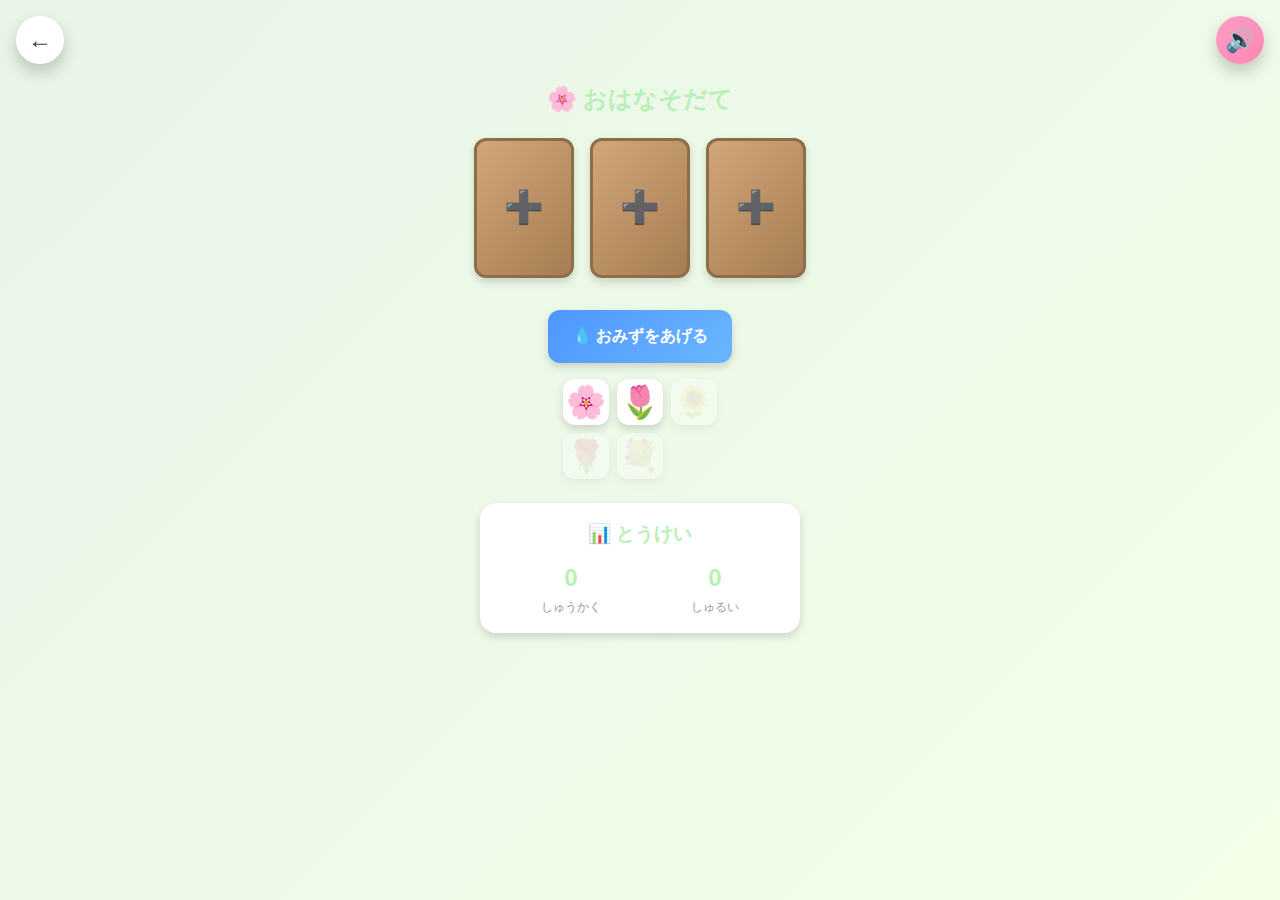
<file: flowers.html>
<!DOCTYPE html>
<html lang="ja">
<head>
    <meta charset="UTF-8">
    <meta name="viewport" content="width=device-width, initial-scale=1.0, viewport-fit=cover, user-scalable=no">
    <meta name="apple-mobile-web-app-capable" content="yes">
    <meta name="theme-color" content="#B8F0B8">
    <link rel="stylesheet" href="./css/common.css">
    <link rel="stylesheet" href="./css/components.css">
    <link rel="stylesheet" href="./css/animations.css">
    <title>🌸 おはなそだて</title>
    <style>
        body {
            background: linear-gradient(135deg, #E8F4E8 0%, #F4FFE8 100%);
            display: flex;
            flex-direction: column;
            align-items: center;
            padding: var(--spacing-md);
            padding-top: calc(var(--safe-top) + 80px);
            padding-bottom: calc(var(--safe-bottom) + var(--spacing-md));
        }

        .garden {
            display: flex;
            gap: var(--spacing-md);
            margin-bottom: var(--spacing-xl);
        }

        .planter {
            width: 100px;
            height: 140px;
            background: linear-gradient(135deg, #D2A679 0%, #A67C52 100%);
            border-radius: var(--radius-md);
            border: 3px solid #8B6F47;
            display: flex;
            flex-direction: column;
            align-items: center;
            justify-content: flex-end;
            padding-bottom: var(--spacing-sm);
            box-shadow: var(--shadow-md);
            cursor: pointer;
            transition: transform 0.2s;
            position: relative;
        }

        .planter:active {
            transform: scale(0.95);
        }

        .planter.empty::after {
            content: '➕';
            font-size: 32px;
            color: #666;
            position: absolute;
            top: 50%;
            transform: translateY(-50%);
        }

        .flower {
            font-size: 60px;
            animation: float 3s ease-in-out infinite;
            margin-bottom: var(--spacing-sm);
        }

        .growth-bar {
            width: 80%;
            height: 6px;
            background: rgba(0,0,0,0.1);
            border-radius: 3px;
            overflow: hidden;
            margin-top: var(--spacing-xs);
        }

        .growth-fill {
            height: 100%;
            background: var(--primary-green);
            transition: width 0.5s ease;
        }

        .water-btn {
            background: linear-gradient(135deg, #4D96FF 0%, #6BB6FF 100%);
            color: white;
            margin-bottom: var(--spacing-md);
        }

        .seed-selector {
            display: grid;
            grid-template-columns: repeat(3, 1fr);
            gap: var(--spacing-sm);
            margin-bottom: var(--spacing-lg);
            max-width: 300px;
        }

        .seed-btn {
            aspect-ratio: 1;
            font-size: 32px;
            background: white;
            border-radius: var(--radius-md);
            box-shadow: var(--shadow-md);
            border: 3px solid transparent;
            cursor: pointer;
            transition: all 0.2s;
            display: flex;
            align-items: center;
            justify-content: center;
        }

        .seed-btn:active {
            transform: scale(0.9);
        }

        .seed-btn.locked {
            opacity: 0.3;
            cursor: not-allowed;
        }

        .stats {
            background: white;
            border-radius: var(--radius-lg);
            padding: var(--spacing-md);
            box-shadow: var(--shadow-md);
            width: 100%;
            max-width: 320px;
            text-align: center;
        }

        .stats-row {
            display: flex;
            justify-content: space-around;
            margin-top: var(--spacing-sm);
        }

        .stat-item {
            text-align: center;
        }

        .stat-value {
            font-size: var(--font-xl);
            font-weight: bold;
            color: var(--primary-green);
        }

        .stat-label {
            font-size: var(--font-xs);
            color: var(--text-muted);
        }
    </style>
</head>
<body class="no-select">
    <button class="fixed-btn back-btn" onclick="location.href='./index.html'" aria-label="もどる">←</button>
    <button class="fixed-btn sound-btn" id="soundBtn" aria-label="サウンド">🔊</button>

    <h2 style="color: var(--primary-green); margin-bottom: 20px;">🌸 おはなそだて</h2>

    <div class="garden" id="garden"></div>

    <button class="btn water-btn" id="waterBtn">
        💧 おみずをあげる
    </button>

    <div class="seed-selector" id="seedSelector"></div>

    <div class="stats">
        <h3 style="color: var(--primary-green); margin-bottom: 10px;">📊 とうけい</h3>
        <div class="stats-row">
            <div class="stat-item">
                <div class="stat-value" id="harvestedCount">0</div>
                <div class="stat-label">しゅうかく</div>
            </div>
            <div class="stat-item">
                <div class="stat-value" id="speciesCount">0</div>
                <div class="stat-label">しゅるい</div>
            </div>
        </div>
    </div>

    <script src="./js/utils.js"></script>
    <script src="./js/storage.js"></script>
    <script src="./js/sound.js"></script>
    <script src="./js/particle.js"></script>
    <script src="./js/achievements.js"></script>
    <script>
        const gardenEl = document.getElementById('garden');
        const seedSelector = document.getElementById('seedSelector');
        const waterBtn = document.getElementById('waterBtn');
        const soundBtn = document.getElementById('soundBtn');
        const harvestedCountEl = document.getElementById('harvestedCount');
        const speciesCountEl = document.getElementById('speciesCount');

        // サウンド設定
        gameSound.enabled = GameSettings.getSoundEnabled();
        soundBtn.textContent = gameSound.enabled ? '🔊' : '🔇';
        soundBtn.onclick = () => {
            const enabled = gameSound.toggle();
            soundBtn.textContent = enabled ? '🔊' : '🔇';
            GameSettings.setSoundEnabled(enabled);
            if (enabled) gameSound.playTap();
        };

        // 花データ
        const flowerTypes = {
            sakura: { emoji: '🌸', name: 'さくら', unlocked: true },
            tulip: { emoji: '🌷', name: 'チューリップ', unlocked: true },
            sunflower: { emoji: '🌻', name: 'ひまわり', unlocked: false },
            rose: { emoji: '🌹', name: 'バラ', unlocked: false },
            bouquet: { emoji: '💐', name: 'ブーケ', unlocked: false }
        };

        // 成長段階
        const growthStages = {
            0: '🌱',  // 芽
            33: '🌿', // 葉
            66: '🌸', // 開花（デフォルト、後で変更）
            100: '🌸' // 完全開花
        };

        const MAX_PLANTERS = 3;
        let planters = [];
        let selectedPlanter = null;
        let selectedSeed = null;
        let harvested = loadData('konomi_harvested', {});

        // 初期化
        function init() {
            // アンロック状態を反映
            const unlocks = loadData(STORAGE_KEYS.UNLOCKS, {});
            if (unlocks.flowers) {
                unlocks.flowers.forEach(id => {
                    if (flowerTypes[id]) {
                        flowerTypes[id].unlocked = true;
                    }
                });
            }

            // プランター読み込み
            planters = loadData(STORAGE_KEYS.FLOWERS, []);
            
            // 成長チェック
            planters.forEach(p => updateGrowth(p));

            renderGarden();
            renderSeedSelector();
            updateStats();
        }

        // プランター描画
        function renderGarden() {
            gardenEl.innerHTML = '';
            
            for (let i = 0; i < MAX_PLANTERS; i++) {
                const planter = planters[i];
                const planterEl = document.createElement('div');
                planterEl.className = planter ? 'planter' : 'planter empty';
                planterEl.dataset.index = i;

                if (planter) {
                    const flowerType = flowerTypes[planter.type];
                    const stage = getGrowthStage(planter.growth);
                    const emoji = planter.bloomed ? flowerType.emoji : stage;

                    planterEl.innerHTML = `
                        <div class="flower">${emoji}</div>
                        <div class="growth-bar">
                            <div class="growth-fill" style="width: ${planter.growth}%"></div>
                        </div>
                    `;

                    planterEl.onclick = () => {
                        if (planter.bloomed) {
                            harvest(i);
                        } else {
                            showToast('まださいてないよ！おみずをあげてね');
                        }
                    };
                } else {
                    planterEl.onclick = () => {
                        selectedPlanter = i;
                        showToast('うえたいたねをえらんでね');
                    };
                }

                gardenEl.appendChild(planterEl);
            }
        }

        // 種選択UI
        function renderSeedSelector() {
            seedSelector.innerHTML = '';
            
            Object.entries(flowerTypes).forEach(([id, flower]) => {
                const btn = document.createElement('button');
                btn.className = flower.unlocked ? 'seed-btn' : 'seed-btn locked';
                btn.textContent = flower.emoji;
                btn.title = flower.name;
                btn.disabled = !flower.unlocked;

                if (flower.unlocked) {
                    btn.onclick = () => {
                        if (selectedPlanter !== null) {
                            plantSeed(selectedPlanter, id);
                            selectedPlanter = null;
                        } else {
                            showToast('うえるばしょをえらんでね');
                        }
                    };
                }

                seedSelector.appendChild(btn);
            });
        }

        // 種を植える
        function plantSeed(index, type) {
            const newPlant = {
                id: `flower_${Date.now()}`,
                type: type,
                planted: new Date().toISOString(),
                lastWatered: null,
                growth: 0,
                bloomed: false
            };

            planters[index] = newPlant;
            savePlanters();
            renderGarden();
            gameSound.playTap();
            showToast(`${flowerTypes[type].name}のたねをうえたよ！`);
        }

        // 水やり
        waterBtn.onclick = () => {
            gameSound.playTap();
            
            let watered = false;
            const today = new Date().toISOString().split('T')[0];

            planters.forEach(planter => {
                if (!planter || planter.bloomed) return;

                const lastWateredDate = planter.lastWatered?.split('T')[0];
                if (lastWateredDate === today) return;

                // 水やり実行
                planter.lastWatered = new Date().toISOString();
                planter.growth = Math.min(100, planter.growth + 33);

                if (planter.growth >= 100 && !planter.bloomed) {
                    planter.bloomed = true;
                    setTimeout(() => {
                        showBloomNotification(planter.type);
                    }, 500);
                }

                watered = true;
            });

            if (watered) {
                savePlanters();
                renderGarden();
                createHearts();
                showToast('おみずをあげたよ！💧');
            } else {
                showToast('きょうはもうおみずをあげたよ！');
            }
        };

        // 成長段階取得
        function getGrowthStage(growth) {
            if (growth >= 66) return '🌿';
            if (growth >= 33) return '🌿';
            return '🌱';
        }

        // 成長更新（時間経過）
        function updateGrowth(planter) {
            if (!planter || planter.bloomed) return;

            const lastWatered = planter.lastWatered ? new Date(planter.lastWatered) : null;
            if (!lastWatered) return;

            const now = new Date();
            const daysSince = Math.floor((now - lastWatered) / (1000 * 60 * 60 * 24));

            // 1日1回の水やりで成長（自動成長はなし）
        }

        // 開花通知
        function showBloomNotification(type) {
            const flower = flowerTypes[type];
            const overlay = document.createElement('div');
            overlay.className = 'modal-overlay';
            
            const modal = document.createElement('div');
            modal.className = 'modal';
            modal.innerHTML = `
                <h2>🎉 おはながさいたよ！</h2>
                <p style="font-size: 80px; margin: 20px 0;">${flower.emoji}</p>
                <p style="font-size: 24px; font-weight: bold; color: var(--primary-green);">
                    ${flower.name}
                </p>
                <p>タップでしゅうかくしてね！</p>
                <button class="btn btn-primary" onclick="this.closest('.modal-overlay').remove()">
                    OK
                </button>
            `;
            
            overlay.appendChild(modal);
            document.body.appendChild(overlay);
            
            createStars();
            gameSound.playClear();
        }

        // 収穫
        function harvest(index) {
            gameSound.playTap();
            const planter = planters[index];
            const flower = flowerTypes[planter.type];

            showConfirm(`${flower.name}をしゅうかくする？`, () => {
                // 収穫記録
                if (!harvested[planter.type]) {
                    harvested[planter.type] = 0;
                }
                harvested[planter.type]++;
                saveData('konomi_harvested', harvested);

                // プランター空にする
                planters[index] = null;
                savePlanters();
                renderGarden();
                updateStats();

                // 実績チェック
                const totalHarvested = Object.values(harvested).reduce((a, b) => a + b, 0);
                
                if (totalHarvested === 1 && !AchievementManager.isUnlocked('flower_first')) {
                    AchievementManager.check('flower_first');
                    setTimeout(() => AchievementManager.showNotification('flower_first'), 500);
                }
                if (totalHarvested === 5 && !AchievementManager.isUnlocked('flower_5')) {
                    AchievementManager.check('flower_5');
                    setTimeout(() => AchievementManager.showNotification('flower_5'), 500);
                }
                if (totalHarvested === 10 && !AchievementManager.isUnlocked('flower_10')) {
                    AchievementManager.check('flower_10');
                    setTimeout(() => AchievementManager.showNotification('flower_10'), 500);
                }

                createConfetti();
                gameSound.playCorrect();
                showToast(`${flower.name}をしゅうかくしたよ！${flower.emoji}`);
            });
        }

        // 統計更新
        function updateStats() {
            const total = Object.values(harvested).reduce((a, b) => a + b, 0);
            const species = Object.keys(harvested).length;

            harvestedCountEl.textContent = total;
            speciesCountEl.textContent = species;
        }

        // 保存
        function savePlanters() {
            saveData(STORAGE_KEYS.FLOWERS, planters);
        }

        // 初期化
        init();
        lockPortrait();
    </script>
</body>
</html>
</file>
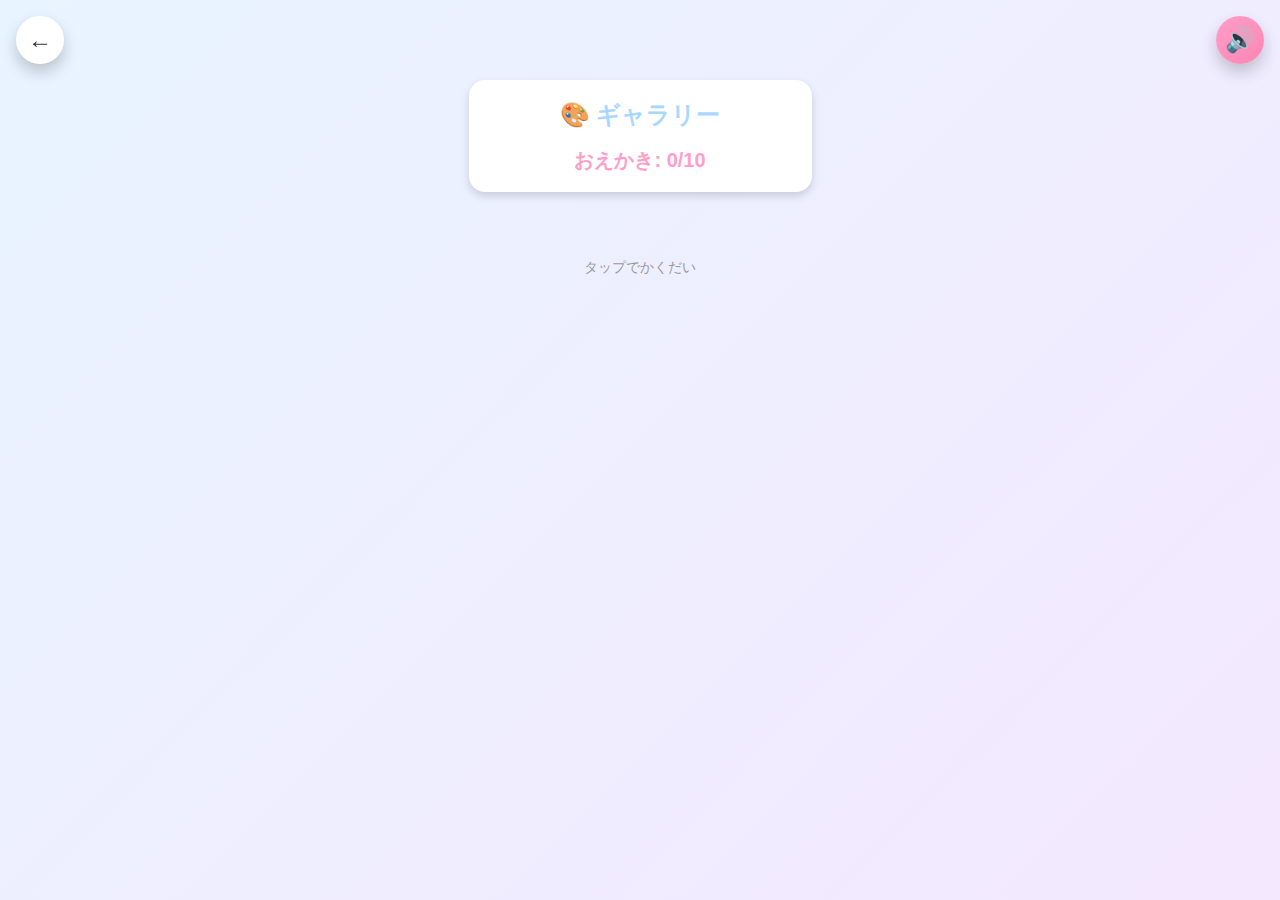
<file: gallery.html>
<!DOCTYPE html>
<html lang="ja">
<head>
    <meta charset="UTF-8">
    <meta name="viewport" content="width=device-width, initial-scale=1.0, viewport-fit=cover, user-scalable=no">
    <meta name="apple-mobile-web-app-capable" content="yes">
    <meta name="theme-color" content="#A8D8FF">
    <link rel="stylesheet" href="./css/common.css">
    <link rel="stylesheet" href="./css/components.css">
    <link rel="stylesheet" href="./css/animations.css">
    <title>🎨 ギャラリー</title>
    <style>
        body {
            background: linear-gradient(135deg, #E8F4FF 0%, #F4E8FF 100%);
            display: flex;
            flex-direction: column;
            align-items: center;
            padding: var(--spacing-md);
            padding-top: calc(var(--safe-top) + 80px);
            padding-bottom: calc(var(--safe-bottom) + var(--spacing-md));
        }

        .gallery-header {
            width: 100%;
            max-width: 343px;
            background: white;
            border-radius: var(--radius-lg);
            padding: var(--spacing-md);
            margin-bottom: var(--spacing-lg);
            box-shadow: var(--shadow-md);
            text-align: center;
        }

        .gallery-grid {
            display: grid;
            grid-template-columns: repeat(3, 1fr);
            gap: var(--spacing-sm);
            width: 100%;
            max-width: 343px;
            margin-bottom: var(--spacing-lg);
        }

        .gallery-item {
            aspect-ratio: 1;
            background: white;
            border-radius: var(--radius-md);
            box-shadow: var(--shadow-md);
            overflow: hidden;
            cursor: pointer;
            transition: transform 0.2s;
            position: relative;
        }

        .gallery-item:active {
            transform: scale(0.95);
        }

        .gallery-item.empty {
            background: linear-gradient(135deg, #F0F0F0, #E0E0E0);
            display: flex;
            align-items: center;
            justify-content: center;
            font-size: 32px;
            color: #999;
        }

        .gallery-item img {
            width: 100%;
            height: 100%;
            object-fit: cover;
        }

        .lightbox {
            position: fixed;
            top: 0;
            left: 0;
            width: 100%;
            height: 100%;
            background: rgba(0, 0, 0, 0.9);
            display: flex;
            flex-direction: column;
            align-items: center;
            justify-content: center;
            z-index: 1000;
            padding: var(--spacing-xl);
        }

        .lightbox img {
            max-width: 90%;
            max-height: 70vh;
            border-radius: var(--radius-lg);
            box-shadow: 0 8px 32px rgba(0, 0, 0, 0.5);
        }

        .lightbox-buttons {
            display: flex;
            gap: var(--spacing-md);
            margin-top: var(--spacing-lg);
        }

        .info-text {
            font-size: var(--font-sm);
            color: var(--text-muted);
            text-align: center;
            margin-top: var(--spacing-md);
        }
    </style>
</head>
<body class="no-select">
    <button class="fixed-btn back-btn" onclick="location.href='./index.html'" aria-label="もどる">←</button>
    <button class="fixed-btn sound-btn" id="soundBtn" aria-label="サウンド">🔊</button>

    <div class="gallery-header">
        <h2 style="color: var(--primary-blue); margin-bottom: 10px;">🎨 ギャラリー</h2>
        <p style="font-size: var(--font-lg); font-weight: bold; color: var(--primary-pink);">
            おえかき: <span id="artCount">0</span>/10
        </p>
    </div>

    <div class="gallery-grid" id="galleryGrid"></div>

    <p class="info-text">タップでかくだい</p>

    <script src="./js/utils.js"></script>
    <script src="./js/storage.js"></script>
    <script src="./js/sound.js"></script>
    <script src="./js/particle.js"></script>
    <script src="./js/achievements.js"></script>
    <script>
        const soundBtn = document.getElementById('soundBtn');
        const galleryGrid = document.getElementById('galleryGrid');
        const artCountEl = document.getElementById('artCount');

        // サウンド設定
        gameSound.enabled = GameSettings.getSoundEnabled();
        soundBtn.textContent = gameSound.enabled ? '🔊' : '🔇';
        soundBtn.onclick = () => {
            const enabled = gameSound.toggle();
            soundBtn.textContent = enabled ? '🔊' : '🔇';
            GameSettings.setSoundEnabled(enabled);
            if (enabled) gameSound.playTap();
        };

        // ギャラリー表示
        function renderGallery() {
            const artworks = GalleryManager.getAll();
            const count = artworks.length;
            const maxItems = GalleryManager.MAX_ITEMS;

            artCountEl.textContent = count;

            galleryGrid.innerHTML = '';

            // 既存作品
            artworks.forEach((artwork, index) => {
                const item = document.createElement('div');
                item.className = 'gallery-item';
                
                const img = document.createElement('img');
                img.src = artwork.thumbnail;
                img.alt = artwork.title;
                
                item.appendChild(img);
                item.onclick = () => {
                    gameSound.playTap();
                    showLightbox(artwork);
                };

                galleryGrid.appendChild(item);
            });

            // 空のスロット
            for (let i = count; i < maxItems; i++) {
                const item = document.createElement('div');
                item.className = 'gallery-item empty';
                item.textContent = '➕';
                galleryGrid.appendChild(item);
            }
        }

        // ライトボックス表示
        function showLightbox(artwork) {
            const lightbox = document.createElement('div');
            lightbox.className = 'lightbox';
            
            const img = document.createElement('img');
            img.src = artwork.full;
            img.alt = artwork.title;
            
            const buttonsDiv = document.createElement('div');
            buttonsDiv.className = 'lightbox-buttons';
            
            const closeBtn = document.createElement('button');
            closeBtn.className = 'btn btn-secondary';
            closeBtn.textContent = 'とじる';
            closeBtn.onclick = () => {
                gameSound.playTap();
                lightbox.remove();
            };
            
            const deleteBtn = document.createElement('button');
            deleteBtn.className = 'btn btn-primary';
            deleteBtn.textContent = '🗑️ けす';
            deleteBtn.onclick = () => {
                gameSound.playTap();
                showConfirm('このさくひんをけしていい？', () => {
                    GalleryManager.delete(artwork.id);
                    lightbox.remove();
                    renderGallery();
                    showToast('さくひんをけしたよ');
                });
            };
            
            buttonsDiv.appendChild(closeBtn);
            buttonsDiv.appendChild(deleteBtn);
            
            lightbox.appendChild(img);
            lightbox.appendChild(buttonsDiv);
            
            // 背景タップで閉じる
            lightbox.onclick = (e) => {
                if (e.target === lightbox) {
                    gameSound.playTap();
                    lightbox.remove();
                }
            };
            
            document.body.appendChild(lightbox);
        }

        renderGallery();
        lockPortrait();
    </script>
</body>
</html>
</file>
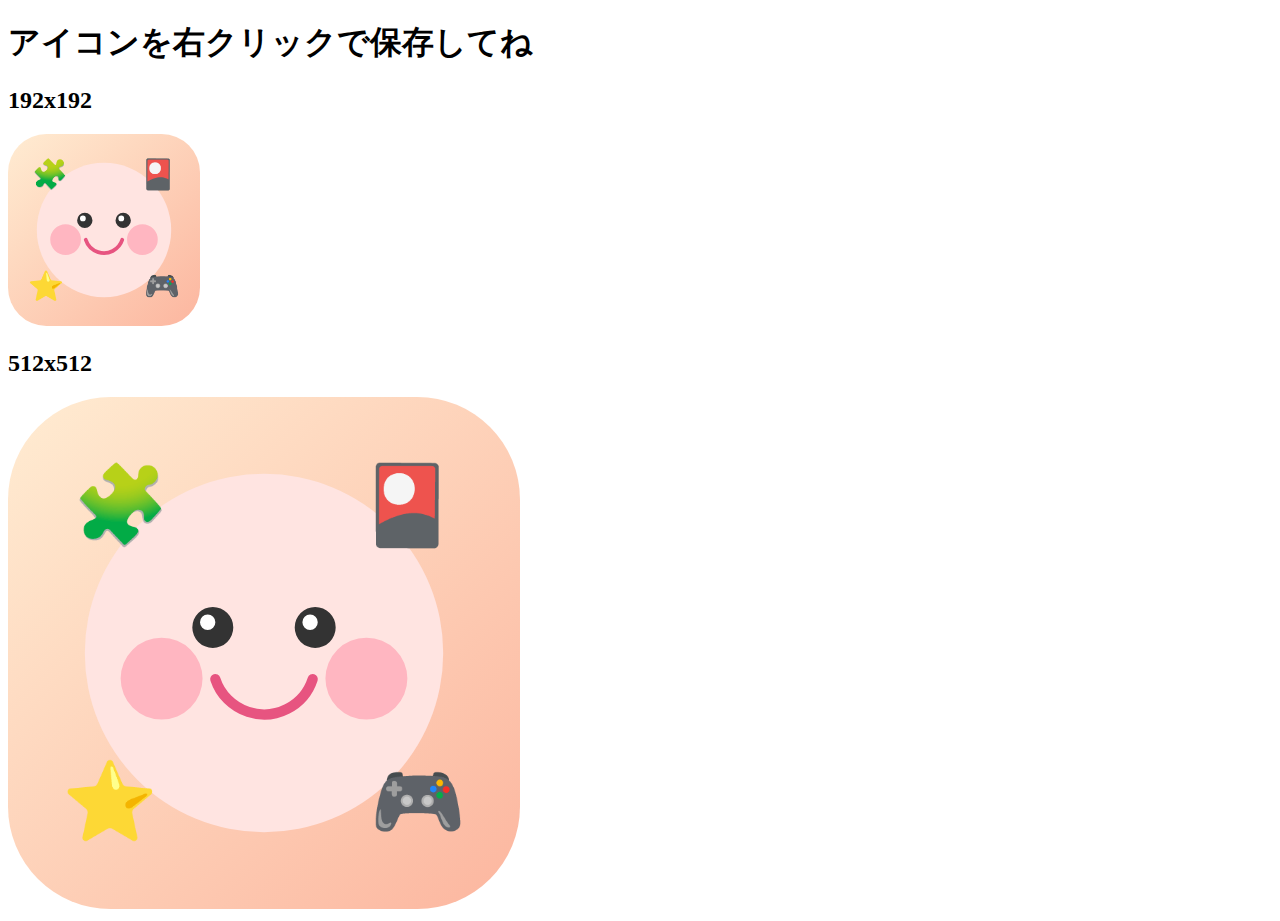
<file: generate-icons.html>
<!DOCTYPE html>
<html>
<head>
    <title>アイコン生成</title>
</head>
<body>
    <h1>アイコンを右クリックで保存してね</h1>
    <h2>192x192</h2>
    <canvas id="icon192" width="192" height="192"></canvas>
    <h2>512x512</h2>
    <canvas id="icon512" width="512" height="512"></canvas>
    
    <script>
        function drawIcon(canvas) {
            const ctx = canvas.getContext('2d');
            const size = canvas.width;
            
            // Background gradient
            const gradient = ctx.createLinearGradient(0, 0, size, size);
            gradient.addColorStop(0, '#ffecd2');
            gradient.addColorStop(1, '#fcb69f');
            ctx.fillStyle = gradient;
            ctx.beginPath();
            ctx.roundRect(0, 0, size, size, size * 0.2);
            ctx.fill();
            
            // Draw cute face
            const cx = size / 2;
            const cy = size / 2;
            
            // Main circle (head)
            ctx.fillStyle = '#FFE4E1';
            ctx.beginPath();
            ctx.arc(cx, cy, size * 0.35, 0, Math.PI * 2);
            ctx.fill();
            
            // Cheeks
            ctx.fillStyle = '#FFB6C1';
            ctx.beginPath();
            ctx.arc(cx - size * 0.2, cy + size * 0.05, size * 0.08, 0, Math.PI * 2);
            ctx.arc(cx + size * 0.2, cy + size * 0.05, size * 0.08, 0, Math.PI * 2);
            ctx.fill();
            
            // Eyes
            ctx.fillStyle = '#333';
            ctx.beginPath();
            ctx.arc(cx - size * 0.1, cy - size * 0.05, size * 0.04, 0, Math.PI * 2);
            ctx.arc(cx + size * 0.1, cy - size * 0.05, size * 0.04, 0, Math.PI * 2);
            ctx.fill();
            
            // Eye shine
            ctx.fillStyle = '#FFF';
            ctx.beginPath();
            ctx.arc(cx - size * 0.11, cy - size * 0.06, size * 0.015, 0, Math.PI * 2);
            ctx.arc(cx + size * 0.09, cy - size * 0.06, size * 0.015, 0, Math.PI * 2);
            ctx.fill();
            
            // Smile
            ctx.strokeStyle = '#e75480';
            ctx.lineWidth = size * 0.02;
            ctx.lineCap = 'round';
            ctx.beginPath();
            ctx.arc(cx, cy + size * 0.02, size * 0.1, 0.1 * Math.PI, 0.9 * Math.PI);
            ctx.stroke();
            
            // Game icons around
            ctx.font = `${size * 0.15}px sans-serif`;
            ctx.textAlign = 'center';
            ctx.textBaseline = 'middle';
            ctx.fillText('🧩', cx - size * 0.28, cy - size * 0.28);
            ctx.fillText('🎴', cx + size * 0.28, cy - size * 0.28);
            ctx.fillText('⭐', cx - size * 0.3, cy + size * 0.3);
            ctx.fillText('🎮', cx + size * 0.3, cy + size * 0.3);
        }
        
        drawIcon(document.getElementById('icon192'));
        drawIcon(document.getElementById('icon512'));
    </script>
</body>
</html>
</file>
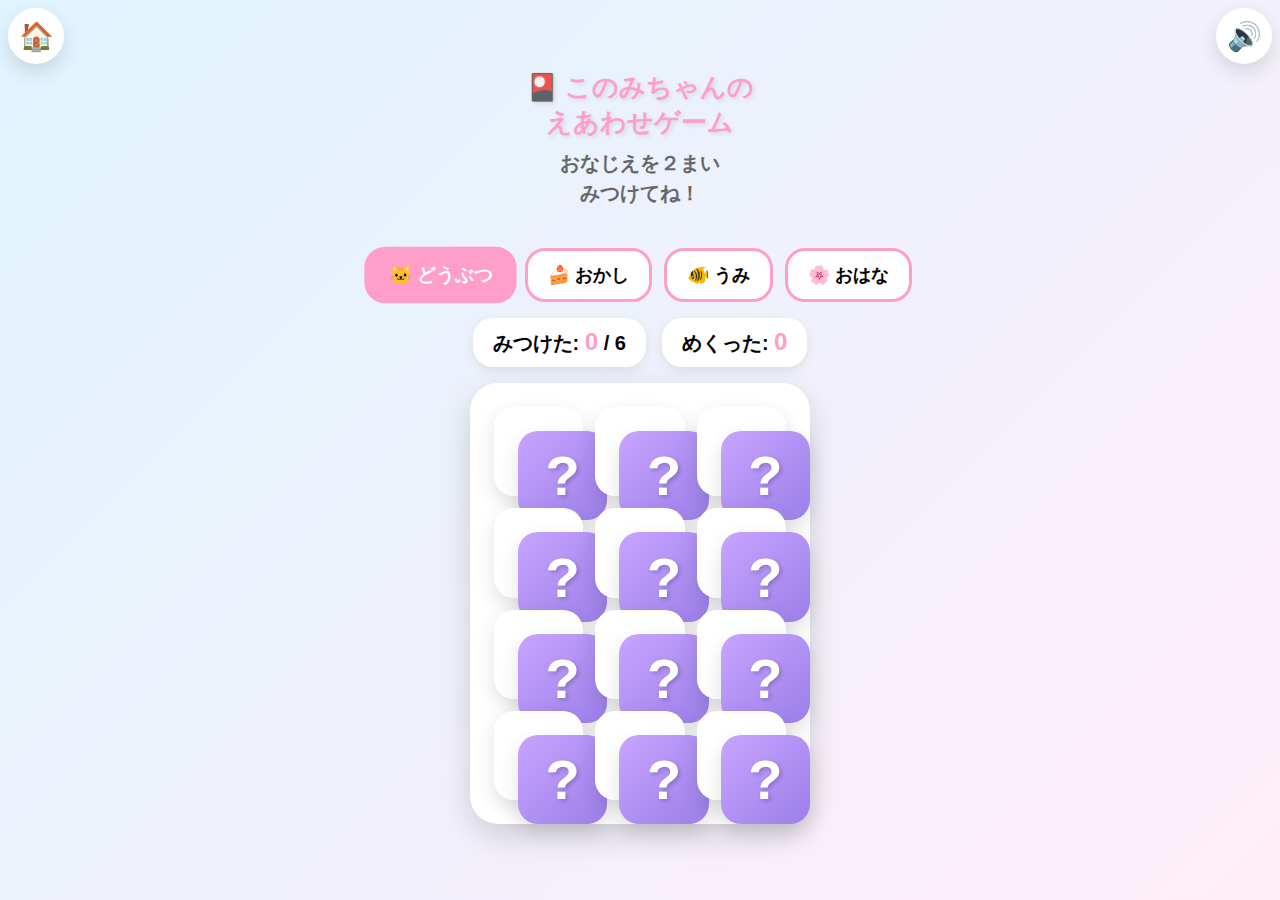
<file: matching.html>
<!DOCTYPE html>
<html lang="ja">
<head>
    <meta charset="UTF-8">
    <meta name="viewport" content="width=device-width, initial-scale=1.0, viewport-fit=cover, user-scalable=no">
    <meta name="apple-mobile-web-app-capable" content="yes">
    <meta name="apple-mobile-web-app-status-bar-style" content="black-translucent">
    <meta name="theme-color" content="#FF9EC8">
    <link rel="stylesheet" href="common.css">
    <title>🎴 このみちゃんの絵あわせゲーム</title>
    <style>
        body {
            background: linear-gradient(135deg, #E0F4FF 0%, #FFEEF8 100%);
            display: flex;
            flex-direction: column;
            align-items: center;
            padding: var(--spacing-md);
            padding-top: calc(var(--safe-top) + 70px);
            padding-bottom: calc(var(--safe-bottom) + var(--spacing-md));
        }

        .header {
            text-align: center;
            margin-bottom: var(--spacing-md);
        }

        h1 {
            font-size: 26px;
            margin-bottom: var(--spacing-xs);
        }

        .message {
            font-size: var(--font-md);
            color: #666;
            font-weight: bold;
        }

        .theme-select {
            display: flex;
            gap: var(--spacing-sm);
            margin-bottom: var(--spacing-md);
            flex-wrap: wrap;
            justify-content: center;
        }

        .theme-btn {
            padding: 12px 20px;
            font-size: var(--font-sm);
            font-weight: bold;
            background: white;
            border: 3px solid var(--primary-pink);
            border-radius: var(--radius-md);
            cursor: pointer;
            transition: all 0.3s;
            min-height: 48px;
        }

        .theme-btn:active {
            transform: scale(0.95);
        }

        .theme-btn.active {
            background: var(--primary-pink);
            color: white;
            transform: scale(1.05);
        }

        .stats {
            display: flex;
            gap: var(--spacing-md);
            margin-bottom: var(--spacing-md);
            flex-wrap: wrap;
            justify-content: center;
        }

        .stat {
            background: white;
            padding: 10px 20px;
            border-radius: var(--radius-md);
            box-shadow: var(--shadow-sm);
            font-size: var(--font-md);
            font-weight: bold;
        }

        .stat-value {
            color: var(--primary-pink);
            font-size: var(--font-lg);
        }

        .game-board {
            display: grid;
            grid-template-columns: repeat(3, 1fr);
            gap: 12px;
            padding: var(--spacing-lg);
            background: white;
            border-radius: var(--radius-lg);
            box-shadow: var(--shadow-lg);
            max-width: 340px;
            width: 100%;
        }

        .card {
            aspect-ratio: 1;
            position: relative;
            cursor: pointer;
            transform-style: preserve-3d;
            transition: transform 0.5s cubic-bezier(0.34, 1.56, 0.64, 1);
            border-radius: var(--radius-md);
        }

        .card.flipped {
            transform: rotateY(180deg);
        }

        .card.matched {
            animation: matchSuccess 0.6s ease;
        }

        @keyframes matchSuccess {
            0%, 100% { transform: rotateY(180deg) scale(1); }
            50% { transform: rotateY(180deg) scale(1.15); }
        }

        .card.wrong {
            animation: wrongShake 0.5s ease;
        }

        @keyframes wrongShake {
            0%, 100% { transform: rotateY(180deg) translateX(0); }
            25% { transform: rotateY(180deg) translateX(-8px); }
            75% { transform: rotateY(180deg) translateX(8px); }
        }

        .card-face {
            position: absolute;
            width: 100%;
            height: 100%;
            backface-visibility: hidden;
            border-radius: var(--radius-md);
            display: flex;
            align-items: center;
            justify-content: center;
            font-size: 48px;
            box-shadow: var(--shadow-md);
        }

        .card-front {
            background: linear-gradient(135deg, var(--primary-purple) 0%, #9B7FE8 100%);
            color: white;
        }

        .card-front::after {
            content: '?';
            font-size: 56px;
            font-weight: bold;
            text-shadow: 2px 2px 4px rgba(0,0,0,0.2);
        }

        .card-back {
            background: white;
            transform: rotateY(180deg);
            border: 4px solid var(--primary-pink);
        }

        .card.matched .card-back {
            border-color: var(--primary-green);
            box-shadow: 0 0 20px var(--primary-green);
        }

        @media (max-width: 375px) {
            .game-board {
                gap: 10px;
                padding: var(--spacing-md);
            }
            .card-face {
                font-size: 40px;
            }
            .card-front::after {
                font-size: 48px;
            }
        }

        @media (max-height: 667px) {
            body {
                padding-top: calc(var(--safe-top) + 60px);
            }
            h1 {
                font-size: 24px;
            }
            .message {
                font-size: var(--font-sm);
            }
            .stats {
                gap: var(--spacing-sm);
            }
            .stat {
                padding: 8px 16px;
                font-size: var(--font-sm);
            }
        }
    </style>
</head>
<body class="no-select">
    <!-- ホームボタン -->
    <a href="index.html" class="home-btn" aria-label="ホームに戻る">🏠</a>
    
    <!-- サウンドトグル -->
    <button class="sound-toggle" id="soundBtn" aria-label="サウンド切り替え">🔊</button>
    
    <div class="header">
        <h1>🎴 このみちゃんの<br>えあわせゲーム</h1>
        <p class="message">おなじえを２まい<br>みつけてね！</p>
    </div>
    
    <div class="theme-select">
        <button class="theme-btn active" data-theme="animals">🐱 どうぶつ</button>
        <button class="theme-btn" data-theme="sweets">🍰 おかし</button>
        <button class="theme-btn" data-theme="sea">🐠 うみ</button>
        <button class="theme-btn" data-theme="flowers">🌸 おはな</button>
    </div>
    
    <div class="stats">
        <div class="stat">
            みつけた: <span class="stat-value" id="matches">0</span> / 6
        </div>
        <div class="stat">
            めくった: <span class="stat-value" id="moves">0</span>
        </div>
    </div>
    
    <div class="game-board" id="game-board"></div>
    
    <!-- お祝いモーダル -->
    <div class="celebration-overlay" id="celebration">
        <div class="celebration-content">
            <div class="celebration-emoji">🎉</div>
            <h2 class="celebration-title">すごーい！！</h2>
            <p class="celebration-message">
                このみちゃん、<br>
                ぜんぶみつけたよ！✨
            </p>
            <div id="result" class="celebration-message"></div>
            <div class="celebration-emoji">🌟👑🌟</div>
            <button class="big-button btn-pink" onclick="startGame()">
                もういっかいあそぶ
            </button>
        </div>
    </div>
    
    <script src="sound.js"></script>
    <script>
        // テーマ設定（3x4=12枚用に6種類）
        const themes = {
            animals: ['🐱', '🐶', '🐰', '🐼', '🦊', '🐨'],
            sweets: ['🍰', '🧁', '🍩', '🍪', '🍭', '🎂'],
            sea: ['🐠', '🐙', '🦀', '🐳', '🦈', '🐬'],
            flowers: ['🌸', '🌺', '🌻', '🌷', '🌹', '🌼']
        };
        
        let currentTheme = 'animals';
        let cards = [];
        let flippedCards = [];
        let matchedPairs = 0;
        let moves = 0;
        let canFlip = true;
        
        // サウンドトグル
        const soundBtn = document.getElementById('soundBtn');
        soundBtn.addEventListener('click', () => {
            const enabled = gameSound.toggle();
            soundBtn.textContent = enabled ? '🔊' : '🔇';
            if (enabled) {
                gameSound.playTap();
            }
        });

        // BGM開始（最初のクリックで）
        let bgmStarted = false;
        document.addEventListener('click', () => {
            if (!bgmStarted) {
                gameSound.startBGM();
                bgmStarted = true;
            }
        }, { once: true });

        // シャッフル関数
        function shuffle(array) {
            const arr = [...array];
            for (let i = arr.length - 1; i > 0; i--) {
                const j = Math.floor(Math.random() * (i + 1));
                [arr[i], arr[j]] = [arr[j], arr[i]];
            }
            return arr;
        }
        
        // カード作成
        function createCard(emoji, index) {
            const card = document.createElement('div');
            card.className = 'card';
            card.dataset.emoji = emoji;
            card.dataset.index = index;
            
            card.innerHTML = `
                <div class="card-face card-front"></div>
                <div class="card-face card-back">${emoji}</div>
            `;
            
            card.addEventListener('click', () => flipCard(card));
            return card;
        }
        
        // カードをめくる
        function flipCard(card) {
            if (!canFlip) return;
            if (card.classList.contains('flipped')) return;
            if (flippedCards.length >= 2) return;
            
            gameSound.playFlip();
            card.classList.add('flipped');
            flippedCards.push(card);
            
            if (flippedCards.length === 2) {
                moves++;
                document.getElementById('moves').textContent = moves;
                checkMatch();
            }
        }
        
        // マッチチェック
        function checkMatch() {
            canFlip = false;
            const [card1, card2] = flippedCards;
            
            if (card1.dataset.emoji === card2.dataset.emoji) {
                // マッチ成功！
                setTimeout(() => {
                    gameSound.playCorrect();
                    matchedPairs++;
                    document.getElementById('matches').textContent = matchedPairs;
                    
                    card1.classList.add('matched');
                    card2.classList.add('matched');
                    
                    // フローティング絵文字
                    showFloating(card1, '⭐');
                    showFloating(card2, '✨');
                    
                    flippedCards = [];
                    canFlip = true;
                    
                    // 全部見つけた！
                    if (matchedPairs === 6) {
                        setTimeout(celebrate, 800);
                    }
                }, 400);
            } else {
                // 不正解
                setTimeout(() => {
                    gameSound.playWrong();
                    card1.classList.add('wrong');
                    card2.classList.add('wrong');
                    
                    setTimeout(() => {
                        card1.classList.remove('flipped', 'wrong');
                        card2.classList.remove('flipped', 'wrong');
                        flippedCards = [];
                        canFlip = true;
                    }, 700);
                }, 600);
            }
        }
        
        // フローティング絵文字表示
        function showFloating(card, emoji) {
            const rect = card.getBoundingClientRect();
            const el = document.createElement('div');
            el.className = 'floating-emoji';
            el.textContent = emoji;
            el.style.left = rect.left + rect.width / 2 - 20 + 'px';
            el.style.top = rect.top + 'px';
            document.body.appendChild(el);
            setTimeout(() => el.remove(), 1500);
        }
        
        // お祝い
        function celebrate() {
            gameSound.stopBGM();
            gameSound.playWin();
            
            // 評価メッセージ
            let stars = '';
            if (moves <= 8) stars = '⭐⭐⭐ さいこう！';
            else if (moves <= 12) stars = '⭐⭐ すごい！';
            else stars = '⭐ よくできた！';
            
            document.getElementById('result').innerHTML = 
                `${moves}かいで みつけたよ！<br><span style="font-size:28px">${stars}</span>`;
            
            const celebration = document.getElementById('celebration');
            celebration.classList.add('show');
            
            createConfetti();
        }
        
        // 紙吹雪
        function createConfetti() {
            const emojis = ['🎉', '⭐', '✨', '🌟', '💖', '🎊', '👏', '🎈'];
            
            for (let i = 0; i < 60; i++) {
                setTimeout(() => {
                    const confetti = document.createElement('div');
                    confetti.className = 'confetti';
                    confetti.textContent = emojis[Math.floor(Math.random() * emojis.length)];
                    confetti.style.left = Math.random() * 100 + 'vw';
                    confetti.style.top = '-30px';
                    confetti.style.animationDuration = (2 + Math.random()) + 's';
                    document.body.appendChild(confetti);
                    setTimeout(() => confetti.remove(), 3500);
                }, i * 40);
            }
        }
        
        // ゲーム開始
        function startGame() {
            const celebration = document.getElementById('celebration');
            celebration.classList.remove('show');
            
            matchedPairs = 0;
            moves = 0;
            flippedCards = [];
            canFlip = true;
            
            document.getElementById('matches').textContent = '0';
            document.getElementById('moves').textContent = '0';
            
            // カードペア作成（6種類×2=12枚）
            const emojis = themes[currentTheme];
            const cardPairs = [...emojis, ...emojis];
            cards = shuffle(cardPairs);
            
            // ボード構築
            const board = document.getElementById('game-board');
            board.innerHTML = '';
            
            cards.forEach((emoji, index) => {
                board.appendChild(createCard(emoji, index));
            });

            // BGM再開
            if (bgmStarted) {
                gameSound.startBGM();
            }
        }
        
        // テーマ変更
        document.querySelectorAll('.theme-btn').forEach(btn => {
            btn.addEventListener('click', () => {
                gameSound.playTap();
                
                document.querySelectorAll('.theme-btn').forEach(b => {
                    b.classList.remove('active');
                });
                btn.classList.add('active');
                
                currentTheme = btn.dataset.theme;
                startGame();
            });
        });
        
        // ホームボタン
        document.querySelector('.home-btn').addEventListener('click', (e) => {
            gameSound.playTap();
            gameSound.stopBGM();
        });
        
        // 初期化
        startGame();
    </script>
</body>
</html>
</file>
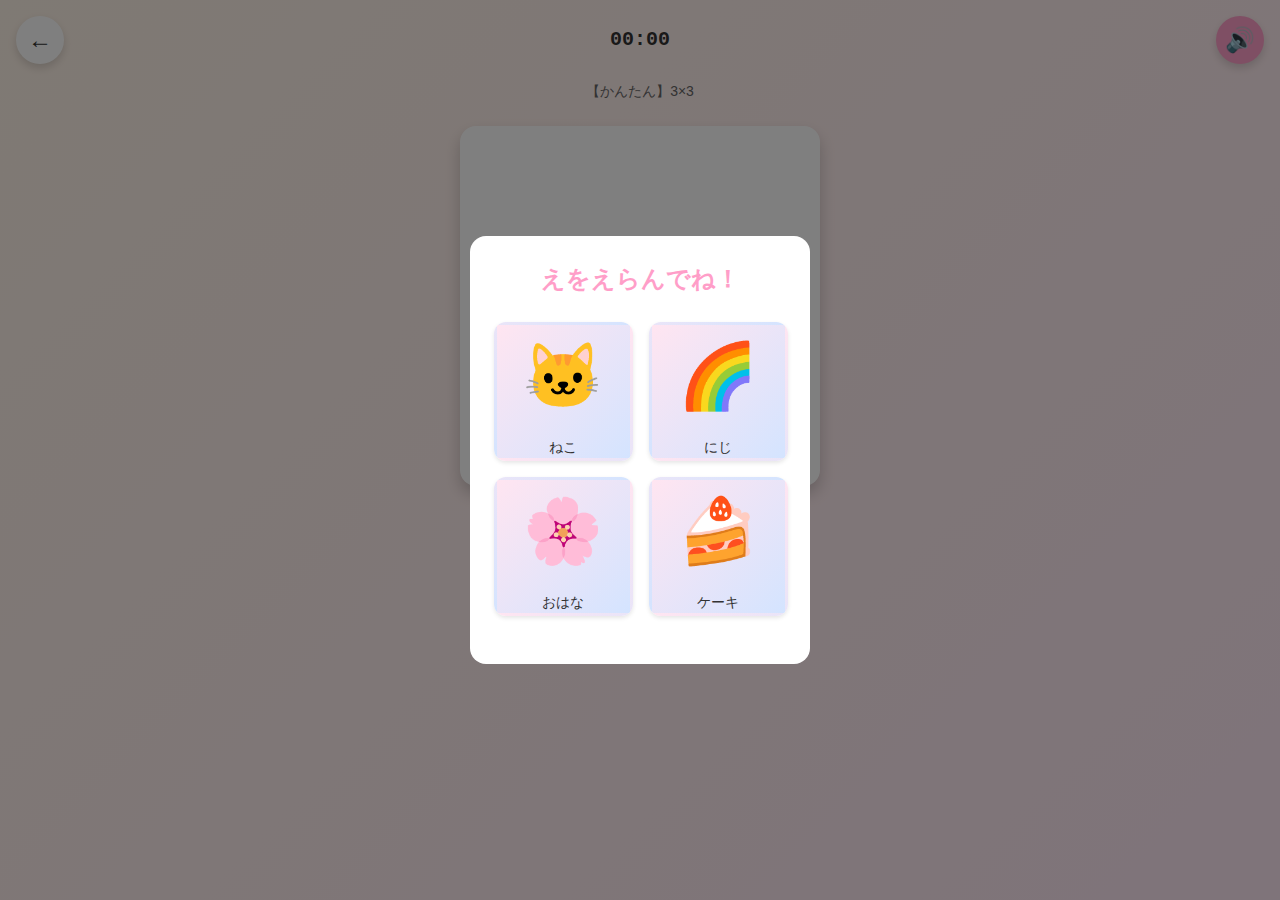
<file: puzzle.html>
<!DOCTYPE html>
<html lang="ja">
<head>
  <meta charset="UTF-8">
  <meta name="viewport" content="width=device-width, initial-scale=1.0, maximum-scale=1.0, user-scalable=no">
  <meta name="apple-mobile-web-app-capable" content="yes">
  <meta name="apple-mobile-web-app-status-bar-style" content="black-translucent">
  <title>ジグソーパズル - このみちゃんゲーム</title>
  
  <!-- 共通CSS -->
  <link rel="stylesheet" href="css/common.css">
  <link rel="stylesheet" href="css/components.css">
  <link rel="stylesheet" href="css/animations.css">
  
  <style>
    /* パズル専用スタイル */
    body {
      background: var(--bg-gradient-2);
      overflow: hidden;
    }

    .puzzle-container {
      display: flex;
      flex-direction: column;
      align-items: center;
      padding: 0 16px;
      height: 100vh;
      position: relative;
    }

    /* ヘッダー */
    .puzzle-header {
      width: 100%;
      display: flex;
      justify-content: space-between;
      align-items: center;
      padding: calc(var(--safe-top) + 16px) 0 16px;
    }

    .back-btn, .sound-btn {
      width: 48px;
      height: 48px;
      border-radius: var(--radius-full);
      border: none;
      font-size: 24px;
      display: flex;
      align-items: center;
      justify-content: center;
      box-shadow: var(--shadow-md);
      cursor: pointer;
      transition: transform 0.1s;
      background: white;
    }

    .back-btn:active, .sound-btn:active {
      transform: scale(0.95);
    }

    .sound-btn {
      background: var(--primary-pink);
    }

    .timer {
      font-size: 20px;
      font-weight: bold;
      color: var(--text-primary);
      font-family: 'Courier New', monospace;
    }

    /* 難易度表示 */
    .difficulty {
      font-size: 14px;
      color: var(--text-secondary);
      margin-bottom: 8px;
    }

    /* パズルエリア */
    .puzzle-area {
      position: relative;
      width: 360px;
      height: 360px;
      margin: 16px 0;
      background: white;
      border-radius: var(--radius-lg);
      box-shadow: var(--shadow-lg);
      overflow: hidden;
    }

    .puzzle-canvas {
      width: 100%;
      height: 100%;
      touch-action: none;
    }

    /* ピース */
    .puzzle-piece {
      position: absolute;
      cursor: grab;
      transition: transform 0.2s, box-shadow 0.2s;
      border: 1px solid rgba(0, 0, 0, 0.1);
      box-sizing: border-box;
    }

    .puzzle-piece.dragging {
      cursor: grabbing;
      z-index: 1000;
      transform: scale(1.05);
      box-shadow: 0 8px 16px rgba(0, 0, 0, 0.3);
      transition: none;
    }

    .puzzle-piece.near-target {
      box-shadow: 0 0 16px var(--primary-yellow);
    }

    .puzzle-piece.placed {
      pointer-events: none;
      border: 1px solid rgba(0, 255, 0, 0.3);
    }

    /* リスタートボタン */
    .restart-btn {
      margin-top: 16px;
      padding: 12px 32px;
      font-size: 16px;
      font-weight: bold;
      color: white;
      background: linear-gradient(135deg, var(--primary-pink), #FF85B3);
      border: none;
      border-radius: var(--radius-md);
      box-shadow: var(--shadow-md);
      cursor: pointer;
      transition: transform 0.1s;
    }

    .restart-btn:active {
      transform: scale(0.95);
    }

    /* クリアモーダル */
    .modal-overlay {
      position: fixed;
      top: 0;
      left: 0;
      width: 100%;
      height: 100%;
      background: rgba(0, 0, 0, 0.5);
      display: flex;
      align-items: center;
      justify-content: center;
      z-index: 10000;
      animation: fadeIn 0.3s;
    }

    .modal {
      background: white;
      border-radius: var(--radius-lg);
      padding: 32px;
      width: 320px;
      text-align: center;
      box-shadow: var(--shadow-lg);
      animation: bounceIn 0.6s;
    }

    .modal h2 {
      font-size: 32px;
      color: var(--primary-pink);
      margin-bottom: 16px;
    }

    .modal .time-display {
      font-size: 24px;
      font-weight: bold;
      color: var(--text-primary);
      margin: 16px 0;
      font-family: 'Courier New', monospace;
    }

    .modal .stars {
      font-size: 48px;
      margin: 16px 0;
    }

    .modal-buttons {
      display: flex;
      flex-direction: column;
      gap: 12px;
      margin-top: 24px;
    }

    .modal-buttons button {
      padding: 12px;
      font-size: 16px;
      font-weight: bold;
      border: none;
      border-radius: var(--radius-md);
      cursor: pointer;
      transition: transform 0.1s;
    }

    .modal-buttons button:active {
      transform: scale(0.95);
    }

    .modal-buttons .btn-primary {
      background: linear-gradient(135deg, var(--primary-pink), #FF85B3);
      color: white;
      box-shadow: var(--shadow-sm);
    }

    .modal-buttons .btn-secondary {
      background: white;
      color: var(--primary-pink);
      border: 2px solid var(--primary-pink);
    }

    @keyframes fadeIn {
      from { opacity: 0; }
      to { opacity: 1; }
    }

    /* 画像選択モーダル */
    .image-select-modal {
      position: fixed;
      top: 0;
      left: 0;
      width: 100%;
      height: 100%;
      background: rgba(0, 0, 0, 0.5);
      display: flex;
      align-items: center;
      justify-content: center;
      z-index: 10000;
    }

    .image-select-content {
      background: white;
      border-radius: var(--radius-lg);
      padding: 24px;
      width: 340px;
      text-align: center;
    }

    .image-select-content h2 {
      font-size: 24px;
      color: var(--primary-pink);
      margin-bottom: 24px;
    }

    .image-grid {
      display: grid;
      grid-template-columns: 1fr 1fr;
      gap: 16px;
      margin-bottom: 24px;
    }

    .image-option {
      aspect-ratio: 1;
      border: 3px solid transparent;
      border-radius: var(--radius-md);
      cursor: pointer;
      display: flex;
      flex-direction: column;
      align-items: center;
      justify-content: center;
      font-size: 64px;
      background: linear-gradient(135deg, #FFE5F1, #D4E4FF);
      transition: all 0.2s;
      box-shadow: var(--shadow-sm);
    }

    .image-option:active {
      transform: scale(0.95);
    }

    .image-option:hover {
      border-color: var(--primary-pink);
    }

    .image-option span {
      font-size: 14px;
      margin-top: 8px;
    }
  </style>
</head>
<body>
  
  <!-- 画像選択モーダル -->
  <div class="image-select-modal" id="imageSelectModal">
    <div class="image-select-content">
      <h2>えをえらんでね！</h2>
      <div class="image-grid">
        <div class="image-option" data-image="cat">
          <div>🐱</div>
          <span>ねこ</span>
        </div>
        <div class="image-option" data-image="rainbow">
          <div>🌈</div>
          <span>にじ</span>
        </div>
        <div class="image-option" data-image="flower">
          <div>🌸</div>
          <span>おはな</span>
        </div>
        <div class="image-option" data-image="cake">
          <div>🍰</div>
          <span>ケーキ</span>
        </div>
      </div>
    </div>
  </div>

  <div class="puzzle-container">
    <!-- ヘッダー -->
    <div class="puzzle-header">
      <button class="back-btn" id="backBtn" aria-label="もどる">←</button>
      <div class="timer" id="timer">00:00</div>
      <button class="sound-btn" id="soundBtn" aria-label="サウンド">🔊</button>
    </div>

    <!-- 難易度 -->
    <div class="difficulty">【かんたん】3×3</div>

    <!-- パズルエリア -->
    <div class="puzzle-area" id="puzzleArea">
      <!-- ピースはJSで動的生成 -->
    </div>

    <!-- リスタートボタン -->
    <button class="restart-btn" id="restartBtn">🔄 もういちど</button>
  </div>

  <!-- 共通JS -->
  <script src="js/sound.js"></script>
  <script src="js/utils.js"></script>
  <script src="js/storage.js"></script>
  <script src="js/particle.js"></script>

  <script>
    /**
     * ジグソーパズル - メインロジック
     */
    
    const GRID_SIZE = 3; // 3×3
    const PIECE_SIZE = 120; // 360px / 3
    const SNAP_DISTANCE = 40; // スナップ距離
    
    let pieces = [];
    let startTime = null;
    let timerInterval = null;
    let selectedImage = null;
    
    // 画像データ（絵文字ベース）
    const images = {
      cat: {
        emoji: '🐱',
        colors: ['#FFD6E8', '#FFA8D0', '#FF7AB8', '#FFD6E8', '#FFA8D0', '#FF7AB8', '#FFD6E8', '#FFA8D0', '#FF7AB8']
      },
      rainbow: {
        emoji: '🌈',
        colors: ['#FF9999', '#FFD699', '#FFFF99', '#99FF99', '#99D6FF', '#D699FF', '#FFB3E6', '#FFD699', '#FFE699']
      },
      flower: {
        emoji: '🌸',
        colors: ['#FFE6F0', '#FFD6E8', '#FFC6E0', '#FFE6F0', '#FFD6E8', '#FFC6E0', '#FFE6F0', '#FFD6E8', '#FFC6E0']
      },
      cake: {
        emoji: '🍰',
        colors: ['#FFF5E6', '#FFEACC', '#FFDFB3', '#FFF5E6', '#FFEACC', '#FFDFB3', '#FFF5E6', '#FFEACC', '#FFDFB3']
      }
    };
    
    // 初期化
    function init() {
      setupEventListeners();
      showImageSelect();
    }
    
    // 画像選択モーダル表示
    function showImageSelect() {
      const modal = document.getElementById('imageSelectModal');
      modal.style.display = 'flex';
      
      document.querySelectorAll('.image-option').forEach(option => {
        option.addEventListener('click', () => {
          gameSound.playTap();
          selectedImage = option.dataset.image;
          modal.style.display = 'none';
          startGame();
        });
      });
    }
    
    // ゲーム開始
    function startGame() {
      pieces = [];
      const puzzleArea = document.getElementById('puzzleArea');
      puzzleArea.innerHTML = '';
      
      // ピース生成
      const imageData = images[selectedImage];
      const positions = [];
      
      for (let row = 0; row < GRID_SIZE; row++) {
        for (let col = 0; col < GRID_SIZE; col++) {
          positions.push({ row, col });
        }
      }
      
      // シャッフル
      const shuffledPositions = shuffle(positions);
      
      shuffledPositions.forEach((pos, index) => {
        const piece = createPiece(index, pos.row, pos.col, imageData);
        pieces.push(piece);
        puzzleArea.appendChild(piece.element);
      });
      
      // タイマー開始
      startTimer();
    }
    
    // ピース作成
    function createPiece(index, targetRow, targetCol, imageData) {
      const element = document.createElement('div');
      element.className = 'puzzle-piece';
      
      // 初期位置（ランダム配置）
      const startRow = Math.floor(index / GRID_SIZE);
      const startCol = index % GRID_SIZE;
      
      // スタイル
      element.style.width = PIECE_SIZE + 'px';
      element.style.height = PIECE_SIZE + 'px';
      element.style.left = (startCol * PIECE_SIZE) + 'px';
      element.style.top = (startRow * PIECE_SIZE) + 'px';
      element.style.background = imageData.colors[targetRow * GRID_SIZE + targetCol];
      
      // 絵文字を中央に配置
      const emojiSpan = document.createElement('span');
      emojiSpan.textContent = imageData.emoji;
      emojiSpan.style.cssText = `
        display: flex;
        align-items: center;
        justify-content: center;
        font-size: 80px;
        width: 100%;
        height: 100%;
        opacity: 0.8;
      `;
      element.appendChild(emojiSpan);
      
      const piece = {
        element,
        currentX: startCol * PIECE_SIZE,
        currentY: startRow * PIECE_SIZE,
        targetX: targetCol * PIECE_SIZE,
        targetY: targetRow * PIECE_SIZE,
        isPlaced: false,
        dragStartX: 0,
        dragStartY: 0,
        dragOffsetX: 0,
        dragOffsetY: 0
      };
      
      // ドラッグイベント
      element.addEventListener('touchstart', (e) => handleDragStart(e, piece), { passive: false });
      element.addEventListener('touchmove', (e) => handleDragMove(e, piece), { passive: false });
      element.addEventListener('touchend', (e) => handleDragEnd(e, piece), { passive: false });
      
      return piece;
    }
    
    // ドラッグ開始
    function handleDragStart(e, piece) {
      if (piece.isPlaced) return;
      e.preventDefault();
      
      const touch = e.touches[0];
      piece.dragStartX = touch.clientX;
      piece.dragStartY = touch.clientY;
      piece.dragOffsetX = piece.currentX;
      piece.dragOffsetY = piece.currentY;
      
      piece.element.classList.add('dragging');
      gameSound.playTap();
    }
    
    // ドラッグ中
    function handleDragMove(e, piece) {
      if (piece.isPlaced) return;
      e.preventDefault();
      
      const touch = e.touches[0];
      const deltaX = touch.clientX - piece.dragStartX;
      const deltaY = touch.clientY - piece.dragStartY;
      
      piece.currentX = piece.dragOffsetX + deltaX;
      piece.currentY = piece.dragOffsetY + deltaY;
      
      // 境界チェック
      piece.currentX = clamp(piece.currentX, 0, 360 - PIECE_SIZE);
      piece.currentY = clamp(piece.currentY, 0, 360 - PIECE_SIZE);
      
      piece.element.style.left = piece.currentX + 'px';
      piece.element.style.top = piece.currentY + 'px';
      
      // スナップ判定（視覚フィードバック）
      const dist = distance(
        { x: piece.currentX, y: piece.currentY },
        { x: piece.targetX, y: piece.targetY }
      );
      
      if (dist < SNAP_DISTANCE) {
        piece.element.classList.add('near-target');
      } else {
        piece.element.classList.remove('near-target');
      }
    }
    
    // ドラッグ終了
    function handleDragEnd(e, piece) {
      if (piece.isPlaced) return;
      e.preventDefault();
      
      piece.element.classList.remove('dragging');
      
      // スナップ判定
      const dist = distance(
        { x: piece.currentX, y: piece.currentY },
        { x: piece.targetX, y: piece.targetY }
      );
      
      if (dist < SNAP_DISTANCE) {
        // スナップ
        piece.currentX = piece.targetX;
        piece.currentY = piece.targetY;
        piece.element.style.left = piece.targetX + 'px';
        piece.element.style.top = piece.targetY + 'px';
        piece.isPlaced = true;
        piece.element.classList.add('placed');
        piece.element.classList.remove('near-target');
        
        gameSound.playSnap();
        createSparkle(
          piece.element.offsetLeft + PIECE_SIZE / 2,
          piece.element.offsetTop + PIECE_SIZE / 2 + 100
        );
        
        // 完成チェック
        checkComplete();
      }
    }
    
    // 完成チェック
    function checkComplete() {
      const allPlaced = pieces.every(p => p.isPlaced);
      if (allPlaced) {
        setTimeout(() => {
          stopTimer();
          showClearModal();
        }, 300);
      }
    }
    
    // タイマー開始
    function startTimer() {
      startTime = Date.now();
      timerInterval = setInterval(updateTimer, 100);
    }
    
    // タイマー更新
    function updateTimer() {
      const elapsed = Math.floor((Date.now() - startTime) / 1000);
      document.getElementById('timer').textContent = formatTime(elapsed);
    }
    
    // タイマー停止
    function stopTimer() {
      if (timerInterval) {
        clearInterval(timerInterval);
        timerInterval = null;
      }
    }
    
    // クリアモーダル表示
    function showClearModal() {
      const elapsed = Math.floor((Date.now() - startTime) / 1000);
      
      gameSound.playClear();
      createConfetti(document.body, 50);
      
      const overlay = document.createElement('div');
      overlay.className = 'modal-overlay';
      overlay.innerHTML = `
        <div class="modal">
          <h2>🎉 やったね！ 🎉</h2>
          <div class="time-display">クリアタイム<br>${formatTime(elapsed)}</div>
          <div class="stars">⭐⭐⭐</div>
          <div class="modal-buttons">
            <button class="btn-primary" id="playAgainBtn">もういちど</button>
            <button class="btn-secondary" id="backToMenuBtn">もどる</button>
          </div>
        </div>
      `;
      
      document.body.appendChild(overlay);
      
      // ボタンイベント
      document.getElementById('playAgainBtn').addEventListener('click', () => {
        gameSound.playTap();
        overlay.remove();
        showImageSelect();
      });
      
      document.getElementById('backToMenuBtn').addEventListener('click', () => {
        gameSound.playTap();
        window.location.href = 'index.html';
      });
    }
    
    // イベントリスナー設定
    function setupEventListeners() {
      // 戻るボタン
      document.getElementById('backBtn').addEventListener('click', () => {
        gameSound.playTap();
        if (confirm('ゲームをやめてもどりますか？')) {
          window.location.href = 'index.html';
        }
      });
      
      // サウンドボタン
      const soundBtn = document.getElementById('soundBtn');
      soundBtn.addEventListener('click', () => {
        const enabled = gameSound.toggle();
        soundBtn.textContent = enabled ? '🔊' : '🔇';
        gameSound.playTap();
      });
      
      // リスタートボタン
      document.getElementById('restartBtn').addEventListener('click', () => {
        gameSound.playTap();
        if (confirm('さいしょからやりなおしますか？')) {
          stopTimer();
          showImageSelect();
        }
      });
    }
    
    // 画面向き固定
    lockPortrait();
    
    // 初期化実行
    init();
  </script>
</body>
</html>
</file>
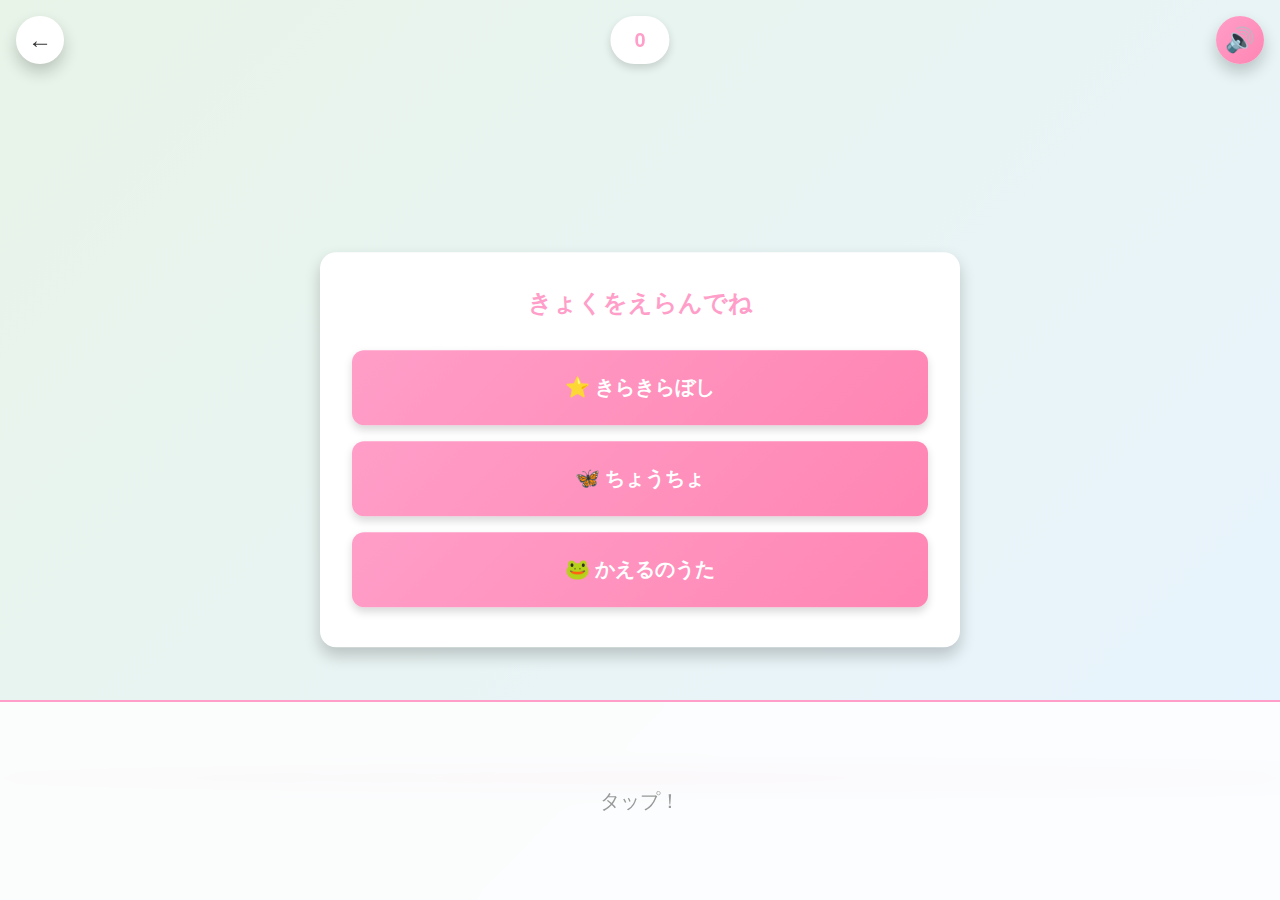
<file: rhythm.html>
<!DOCTYPE html>
<html lang="ja">
<head>
    <meta charset="UTF-8">
    <meta name="viewport" content="width=device-width, initial-scale=1.0, viewport-fit=cover, user-scalable=no">
    <meta name="apple-mobile-web-app-capable" content="yes">
    <meta name="theme-color" content="#B8F0B8">
    <link rel="stylesheet" href="./css/common.css">
    <link rel="stylesheet" href="./css/components.css">
    <link rel="stylesheet" href="./css/animations.css">
    <title>🎵 リズムゲーム</title>
    <style>
        body {
            background: linear-gradient(135deg, #E8F4E8 0%, #E8F4FF 100%);
            display: flex;
            flex-direction: column;
            align-items: center;
            justify-content: center;
            padding: 0;
            overflow: hidden;
        }

        #gameArea {
            width: 100vw;
            height: 100vh;
            position: relative;
            overflow: hidden;
        }

        .note {
            position: absolute;
            font-size: 48px;
            width: 60px;
            height: 60px;
            display: flex;
            align-items: center;
            justify-content: center;
            pointer-events: none;
            animation: noteFall 3s linear;
        }

        .judge-line {
            position: absolute;
            bottom: 120px;
            left: 0;
            right: 0;
            height: 4px;
            background: linear-gradient(90deg, transparent, var(--primary-pink), transparent);
            box-shadow: 0 0 10px var(--primary-pink);
        }

        .tap-area {
            position: absolute;
            bottom: 0;
            left: 0;
            right: 0;
            height: 200px;
            background: rgba(255, 255, 255, 0.8);
            backdrop-filter: blur(10px);
            display: flex;
            align-items: center;
            justify-content: center;
            border-top: 2px solid var(--primary-pink);
        }

        .judge-text {
            position: absolute;
            bottom: 140px;
            left: 50%;
            transform: translateX(-50%);
            font-size: 24px;
            font-weight: bold;
            opacity: 0;
            animation: judgeFlash 0.5s ease;
        }

        .judge-text.perfect { color: #FFD700; }
        .judge-text.good { color: #6BCB77; }
        .judge-text.miss { color: #999; }

        .song-select {
            position: absolute;
            top: 50%;
            left: 50%;
            transform: translate(-50%, -50%);
            background: white;
            border-radius: var(--radius-lg);
            padding: var(--spacing-xl);
            box-shadow: var(--shadow-lg);
            z-index: 100;
        }

        .song-btn {
            width: 100%;
            margin: var(--spacing-sm) 0;
            padding: var(--spacing-lg);
            font-size: var(--font-lg);
        }
    </style>
</head>
<body class="no-select">
    <button class="fixed-btn back-btn" onclick="location.href='./index.html'" aria-label="もどる">←</button>
    <button class="fixed-btn sound-btn" id="soundBtn" aria-label="サウンド">🔊</button>

    <div class="score-display" id="scoreDisplay">0</div>

    <div id="gameArea">
        <div class="judge-line"></div>
        <div class="tap-area" id="tapArea">
            <p style="font-size: 20px; color: var(--text-muted);">タップ！</p>
        </div>
    </div>

    <!-- 曲選択 -->
    <div class="song-select" id="songSelect">
        <h2 style="text-align: center; color: var(--primary-pink); margin-bottom: 20px;">きょくをえらんでね</h2>
        <button class="btn btn-primary song-btn" data-song="twinkle">⭐ きらきらぼし</button>
        <button class="btn btn-primary song-btn" data-song="butterfly">🦋 ちょうちょ</button>
        <button class="btn btn-primary song-btn" data-song="frog">🐸 かえるのうた</button>
    </div>

    <script src="./js/utils.js"></script>
    <script src="./js/storage.js"></script>
    <script src="./js/sound.js"></script>
    <script src="./js/particle.js"></script>
    <script src="./js/achievements.js"></script>
    <script>
        const gameArea = document.getElementById('gameArea');
        const tapArea = document.getElementById('tapArea');
        const scoreDisplay = document.getElementById('scoreDisplay');
        const songSelect = document.getElementById('songSelect');
        const soundBtn = document.getElementById('soundBtn');

        // サウンド設定
        gameSound.enabled = GameSettings.getSoundEnabled();
        soundBtn.textContent = gameSound.enabled ? '🔊' : '🔇';
        soundBtn.onclick = () => {
            const enabled = gameSound.toggle();
            soundBtn.textContent = enabled ? '🔊' : '🔇';
            GameSettings.setSoundEnabled(enabled);
            if (enabled) gameSound.playTap();
        };

        // 曲データ（音符のタイミング）
        const songs = {
            twinkle: {
                name: 'きらきらぼし',
                notes: [
                    { time: 0, emoji: '⭐' },
                    { time: 0.5, emoji: '⭐' },
                    { time: 1, emoji: '✨' },
                    { time: 1.5, emoji: '✨' },
                    { time: 2, emoji: '🌟' },
                    { time: 2.5, emoji: '🌟' },
                    { time: 3, emoji: '⭐' },
                    { time: 4, emoji: '🌟' },
                    { time: 4.5, emoji: '🌟' },
                    { time: 5, emoji: '✨' },
                    { time: 5.5, emoji: '✨' },
                    { time: 6, emoji: '⭐' },
                    { time: 6.5, emoji: '⭐' },
                    { time: 7, emoji: '🌟' }
                ]
            },
            butterfly: {
                name: 'ちょうちょ',
                notes: [
                    { time: 0, emoji: '🦋' },
                    { time: 0.6, emoji: '🌸' },
                    { time: 1.2, emoji: '🦋' },
                    { time: 1.8, emoji: '🌸' },
                    { time: 2.4, emoji: '🦋' },
                    { time: 3, emoji: '🌸' },
                    { time: 3.6, emoji: '🦋' },
                    { time: 4.8, emoji: '🦋' },
                    { time: 5.4, emoji: '🌸' },
                    { time: 6, emoji: '🦋' },
                    { time: 6.6, emoji: '🌸' }
                ]
            },
            frog: {
                name: 'かえるのうた',
                notes: [
                    { time: 0, emoji: '🐸' },
                    { time: 0.4, emoji: '🐸' },
                    { time: 0.8, emoji: '🐸' },
                    { time: 1.2, emoji: '🐸' },
                    { time: 1.6, emoji: '💧' },
                    { time: 2, emoji: '💧' },
                    { time: 2.4, emoji: '💧' },
                    { time: 3.2, emoji: '🐸' },
                    { time: 3.6, emoji: '🐸' },
                    { time: 4, emoji: '💧' },
                    { time: 4.4, emoji: '💧' },
                    { time: 4.8, emoji: '🐸' }
                ]
            }
        };

        let currentSong = null;
        let gameStartTime = 0;
        let score = 0;
        let perfectCount = 0;
        let activeNotes = [];
        let gameRunning = false;

        // 曲選択
        document.querySelectorAll('.song-btn').forEach(btn => {
            btn.addEventListener('click', () => {
                gameSound.playTap();
                const songId = btn.dataset.song;
                startGame(songId);
            });
        });

        // ゲーム開始
        function startGame(songId) {
            currentSong = songs[songId];
            songSelect.style.display = 'none';
            score = 0;
            perfectCount = 0;
            activeNotes = [];
            gameRunning = true;
            gameStartTime = Date.now();

            scoreDisplay.textContent = score;

            // カウントダウン
            showCountdown(() => {
                spawnNotes();
            });
        }

        // カウントダウン表示
        function showCountdown(callback) {
            let count = 3;
            const countdownEl = document.createElement('div');
            countdownEl.style.cssText = `
                position: fixed;
                top: 50%;
                left: 50%;
                transform: translate(-50%, -50%);
                font-size: 80px;
                font-weight: bold;
                color: var(--primary-pink);
                z-index: 200;
            `;
            document.body.appendChild(countdownEl);

            const interval = setInterval(() => {
                if (count > 0) {
                    countdownEl.textContent = count;
                    gameSound.playTap();
                    count--;
                } else {
                    countdownEl.textContent = 'GO!';
                    gameSound.playCorrect();
                    setTimeout(() => {
                        countdownEl.remove();
                        callback();
                    }, 500);
                    clearInterval(interval);
                }
            }, 800);
        }

        // ノート生成
        function spawnNotes() {
            currentSong.notes.forEach(noteData => {
                setTimeout(() => {
                    if (!gameRunning) return;
                    createNote(noteData.emoji);
                }, noteData.time * 1000);
            });

            // 曲終了
            const duration = currentSong.notes[currentSong.notes.length - 1].time + 4;
            setTimeout(() => {
                if (gameRunning) {
                    endGame();
                }
            }, duration * 1000);
        }

        // ノート作成
        function createNote(emoji) {
            const note = document.createElement('div');
            note.className = 'note';
            note.textContent = emoji;
            note.style.left = `${Math.random() * (window.innerWidth - 60)}px`;
            note.style.top = '-60px';
            
            const noteData = {
                element: note,
                startTime: Date.now(),
                emoji: emoji
            };
            
            activeNotes.push(noteData);
            gameArea.insertBefore(note, tapArea);

            // 3秒後に自動削除
            setTimeout(() => {
                if (note.parentElement) {
                    note.remove();
                    activeNotes = activeNotes.filter(n => n !== noteData);
                }
            }, 3000);
        }

        // タップ判定
        tapArea.addEventListener('click', (e) => {
            if (!gameRunning || activeNotes.length === 0) return;

            // 判定ライン付近のノートを探す
            const judgeLine = 120; // bottom からの距離
            let bestNote = null;
            let minDiff = Infinity;

            activeNotes.forEach(noteData => {
                const rect = noteData.element.getBoundingClientRect();
                const noteBottom = window.innerHeight - rect.bottom;
                const diff = Math.abs(noteBottom - judgeLine);
                
                if (diff < minDiff && diff < 100) {
                    minDiff = diff;
                    bestNote = noteData;
                }
            });

            if (bestNote) {
                judge(bestNote, minDiff);
            }
        });

        // 判定（6歳児向けに寛容な設定）
        function judge(noteData, diff) {
            let judgeType, points;
            
            if (diff < 50) {
                judgeType = 'perfect';
                points = 10;
                perfectCount++;
                gameSound.playJudge('perfect');
            } else if (diff < 100) {
                judgeType = 'good';
                points = 5;
                gameSound.playJudge('good');
            } else {
                judgeType = 'miss';
                points = 0;
                gameSound.playJudge('miss');
            }

            score += points;
            scoreDisplay.textContent = score;

            // 判定テキスト表示
            showJudgeText(judgeType);

            // ノート削除
            noteData.element.remove();
            activeNotes = activeNotes.filter(n => n !== noteData);

            // エフェクト
            if (judgeType === 'perfect') {
                createSparkle(
                    noteData.element.offsetLeft + 30,
                    window.innerHeight - 120
                );
            }
        }

        // 判定テキスト表示
        function showJudgeText(type) {
            const text = document.createElement('div');
            text.className = `judge-text ${type}`;
            
            const labels = {
                perfect: 'Perfect!',
                good: 'Good!',
                miss: '...'
            };
            
            text.textContent = labels[type];
            gameArea.appendChild(text);

            setTimeout(() => text.remove(), 500);
        }

        // ゲーム終了
        function endGame() {
            gameRunning = false;
            activeNotes.forEach(n => n.element.remove());
            activeNotes = [];

            // 実績チェック
            GameProgress.markCompleted('rhythm');
            const count = GameProgress.getCompletedCount('rhythm');
            
            if (count === 1 && !AchievementManager.isUnlocked('rhythm_first')) {
                AchievementManager.check('rhythm_first');
                setTimeout(() => AchievementManager.showNotification('rhythm_first'), 1000);
            }
            if (perfectCount >= 10 && !AchievementManager.isUnlocked('rhythm_perfect')) {
                AchievementManager.check('rhythm_perfect');
                setTimeout(() => AchievementManager.showNotification('rhythm_perfect'), 1500);
            }
            if (score >= 90 && !AchievementManager.isUnlocked('rhythm_high')) {
                AchievementManager.check('rhythm_high');
                setTimeout(() => AchievementManager.showNotification('rhythm_high'), 2000);
            }

            // クリアモーダル
            setTimeout(() => showClearModal(score), 500);
            gameSound.playClear();
        }

        // クリアモーダル表示
        function showClearModal(finalScore) {
            const overlay = document.createElement('div');
            overlay.className = 'modal-overlay';
            
            const stars = finalScore >= 90 ? '⭐⭐⭐' : finalScore >= 60 ? '⭐⭐' : '⭐';
            
            const modal = document.createElement('div');
            modal.className = 'modal';
            modal.innerHTML = `
                <h2>🎵 おつかれさま！</h2>
                <p style="font-size: 32px; margin: 20px 0;">${stars}</p>
                <p><strong>スコア</strong></p>
                <p style="font-size: 28px; color: var(--primary-pink); font-weight: bold; margin: 10px 0;">
                    ${finalScore} てん
                </p>
                <p style="font-size: 14px; color: var(--text-muted);">
                    Perfect: ${perfectCount} かい
                </p>
                <div class="modal-buttons">
                    <button class="btn btn-primary" onclick="location.reload()">
                        もういちど
                    </button>
                    <button class="btn btn-secondary" onclick="location.href='./index.html'">
                        もどる
                    </button>
                </div>
            `;
            
            overlay.appendChild(modal);
            document.body.appendChild(overlay);
        }

        lockPortrait();
    </script>
</body>
</html>
</file>
<file: css/common.css>
/* このみちゃんゲーム - 共通スタイル */

/* ========== CSS変数 ========== */
:root {
  /* カラーパレット */
  --primary-pink: #FF9EC8;
  --primary-blue: #A8D8FF;
  --primary-yellow: #FFF4A8;
  --primary-green: #B8F0B8;
  
  --bg-gradient-1: linear-gradient(135deg, #FFE5F1 0%, #D4E4FF 100%);
  --bg-gradient-2: linear-gradient(135deg, #FFF4E8 0%, #FFE8F5 100%);
  --bg-gradient-3: linear-gradient(135deg, #E8F4FF 0%, #F4E8FF 100%);
  
  --text-primary: #333333;
  --text-secondary: #666666;
  --text-muted: #999999;
  --text-white: #FFFFFF;
  
  /* フォント */
  --font-family: -apple-system, BlinkMacSystemFont, "Segoe UI", "Hiragino Sans", "Hiragino Kaku Gothic ProN", sans-serif;
  --font-xs: 12px;
  --font-sm: 14px;
  --font-md: 16px;
  --font-lg: 20px;
  --font-xl: 24px;
  --font-2xl: 32px;
  
  /* スペーシング */
  --spacing-xs: 4px;
  --spacing-sm: 8px;
  --spacing-md: 16px;
  --spacing-lg: 24px;
  --spacing-xl: 32px;
  
  /* 角丸 */
  --radius-sm: 8px;
  --radius-md: 12px;
  --radius-lg: 16px;
  --radius-full: 9999px;
  
  /* シャドウ */
  --shadow-sm: 0 2px 4px rgba(0, 0, 0, 0.1);
  --shadow-md: 0 4px 8px rgba(0, 0, 0, 0.15);
  --shadow-lg: 0 8px 16px rgba(0, 0, 0, 0.2);
  
  /* セーフエリア (iPhone) */
  --safe-top: env(safe-area-inset-top, 20px);
  --safe-bottom: env(safe-area-inset-bottom, 34px);
  --safe-left: env(safe-area-inset-left, 0px);
  --safe-right: env(safe-area-inset-right, 0px);
  
  /* タッチターゲット */
  --touch-min: 48px;
}

/* ========== リセット ========== */
* {
  margin: 0;
  padding: 0;
  box-sizing: border-box;
  -webkit-tap-highlight-color: transparent;
  touch-action: manipulation;
}

html, body {
  width: 100%;
  height: 100%;
  overflow-x: hidden;
  font-family: var(--font-family);
  -webkit-font-smoothing: antialiased;
  -moz-osx-font-smoothing: grayscale;
}

body {
  background: var(--bg-gradient-1);
  color: var(--text-primary);
  font-size: var(--font-md);
  line-height: 1.6;
  user-select: none;
  -webkit-user-select: none;
}

/* ========== ユーティリティクラス ========== */
.no-select {
  user-select: none;
  -webkit-user-select: none;
}

.text-center {
  text-align: center;
}

.hidden {
  display: none !important;
}

.sr-only {
  position: absolute;
  width: 1px;
  height: 1px;
  padding: 0;
  margin: -1px;
  overflow: hidden;
  clip: rect(0, 0, 0, 0);
  white-space: nowrap;
  border-width: 0;
}
</file>
<file: css/components.css>
/* このみちゃんゲーム - 共通コンポーネント */

/* ========== ボタン ========== */
.btn {
  display: inline-flex;
  align-items: center;
  justify-content: center;
  min-height: var(--touch-min);
  min-width: var(--touch-min);
  padding: var(--spacing-md) var(--spacing-lg);
  border: none;
  border-radius: var(--radius-md);
  font-size: var(--font-md);
  font-weight: bold;
  font-family: var(--font-family);
  cursor: pointer;
  transition: transform 0.2s, box-shadow 0.2s;
  box-shadow: var(--shadow-md);
}

.btn:active {
  transform: scale(0.95);
  box-shadow: var(--shadow-sm);
}

.btn-primary {
  background: linear-gradient(135deg, var(--primary-pink), #FF85B3);
  color: var(--text-white);
}

.btn-secondary {
  background: white;
  color: var(--primary-pink);
  border: 2px solid var(--primary-pink);
}

.btn-success {
  background: linear-gradient(135deg, var(--primary-green), #90E090);
  color: var(--text-white);
}

/* ========== カード ========== */
.card {
  background: white;
  border-radius: var(--radius-lg);
  padding: var(--spacing-lg);
  box-shadow: var(--shadow-lg);
  transition: transform 0.3s, box-shadow 0.3s;
}

.card:active {
  transform: scale(0.98);
  box-shadow: var(--shadow-md);
}

/* ========== 固定ボタン ========== */
.fixed-btn {
  position: fixed;
  width: var(--touch-min);
  height: var(--touch-min);
  border-radius: var(--radius-full);
  display: flex;
  align-items: center;
  justify-content: center;
  font-size: var(--font-xl);
  box-shadow: var(--shadow-lg);
  z-index: 100;
  border: none;
  cursor: pointer;
  transition: transform 0.2s, box-shadow 0.2s;
}

.fixed-btn:active {
  transform: scale(0.9);
  box-shadow: var(--shadow-md);
}

.back-btn {
  top: calc(var(--safe-top) + var(--spacing-md));
  left: var(--spacing-md);
  background: white;
  color: var(--text-primary);
}

.sound-btn {
  top: calc(var(--safe-top) + var(--spacing-md));
  right: var(--spacing-md);
  background: linear-gradient(135deg, var(--primary-pink), #FF85B3);
  color: white;
}

.restart-btn {
  top: calc(var(--safe-top) + var(--spacing-md));
  right: calc(var(--spacing-md) * 2 + var(--touch-min));
  background: linear-gradient(135deg, var(--primary-blue), #8AC8FF);
  color: white;
}

/* ========== モーダル ========== */
.modal-overlay {
  position: fixed;
  top: 0;
  left: 0;
  width: 100%;
  height: 100%;
  background: rgba(0, 0, 0, 0.5);
  display: flex;
  align-items: center;
  justify-content: center;
  z-index: 1000;
  animation: fadeIn 0.3s ease;
}

.modal {
  background: white;
  border-radius: var(--radius-lg);
  padding: var(--spacing-xl);
  max-width: 320px;
  width: 90%;
  box-shadow: 0 16px 32px rgba(0, 0, 0, 0.3);
  animation: bounceIn 0.5s ease;
  text-align: center;
}

.modal h2 {
  font-size: var(--font-2xl);
  color: var(--primary-pink);
  margin-bottom: var(--spacing-lg);
}

.modal p {
  font-size: var(--font-lg);
  color: var(--text-secondary);
  margin-bottom: var(--spacing-md);
}

.modal-buttons {
  display: flex;
  flex-direction: column;
  gap: var(--spacing-md);
  margin-top: var(--spacing-lg);
}

/* ========== スコア表示 ========== */
.score-display {
  position: fixed;
  top: calc(var(--safe-top) + var(--spacing-md));
  left: 50%;
  transform: translateX(-50%);
  background: white;
  padding: var(--spacing-sm) var(--spacing-lg);
  border-radius: var(--radius-full);
  box-shadow: var(--shadow-md);
  font-size: var(--font-lg);
  font-weight: bold;
  color: var(--primary-pink);
  z-index: 90;
}

/* ========== ゲームカード（ランチャー用） ========== */
.game-card {
  background: white;
  border-radius: var(--radius-lg);
  padding: var(--spacing-lg);
  text-decoration: none;
  color: inherit;
  box-shadow: var(--shadow-lg);
  display: flex;
  align-items: center;
  gap: var(--spacing-lg);
  transition: all 0.3s cubic-bezier(0.34, 1.56, 0.64, 1);
  min-height: 120px;
}

.game-card:active {
  transform: scale(0.96);
  box-shadow: var(--shadow-md);
}

.game-icon {
  font-size: 64px;
  width: 100px;
  height: 100px;
  display: flex;
  align-items: center;
  justify-content: center;
  background: linear-gradient(135deg, #FFE8F5 0%, #E8F4FF 100%);
  border-radius: var(--radius-md);
  flex-shrink: 0;
  animation: float 3s ease-in-out infinite;
}

.game-info h2 {
  color: var(--primary-pink);
  font-size: var(--font-lg);
  margin-bottom: var(--spacing-xs);
}

.game-info p {
  color: var(--text-secondary);
  font-size: var(--font-sm);
  line-height: 1.5;
}

/* ========== ローディング ========== */
.loading {
  display: inline-block;
  width: 48px;
  height: 48px;
  border: 4px solid rgba(255, 158, 200, 0.3);
  border-top-color: var(--primary-pink);
  border-radius: 50%;
  animation: spin 0.8s linear infinite;
}

@keyframes spin {
  to { transform: rotate(360deg); }
}

/* ========== トースト通知 ========== */
.toast {
  position: fixed;
  bottom: calc(var(--safe-bottom) + var(--spacing-xl));
  left: 50%;
  transform: translateX(-50%);
  background: rgba(0, 0, 0, 0.8);
  color: white;
  padding: var(--spacing-md) var(--spacing-xl);
  border-radius: var(--radius-full);
  font-size: var(--font-md);
  box-shadow: var(--shadow-lg);
  z-index: 1001;
  animation: slideUp 0.3s ease, fadeOut 0.3s ease 2.7s;
  pointer-events: none;
}

@keyframes fadeIn {
  from { opacity: 0; }
  to { opacity: 1; }
}

@keyframes slideUp {
  from {
    opacity: 0;
    transform: translate(-50%, 20px);
  }
  to {
    opacity: 1;
    transform: translate(-50%, 0);
  }
}

@keyframes fadeOut {
  to { opacity: 0; }
}
</file>
<file: css/animations.css>
/* このみちゃんゲーム - アニメーション */

/* ========== 登場アニメーション ========== */
@keyframes bounceIn {
  0% {
    opacity: 0;
    transform: scale(0.3);
  }
  50% {
    transform: scale(1.05);
  }
  100% {
    opacity: 1;
    transform: scale(1);
  }
}

@keyframes slideInUp {
  from {
    opacity: 0;
    transform: translateY(30px);
  }
  to {
    opacity: 1;
    transform: translateY(0);
  }
}

@keyframes slideInDown {
  from {
    opacity: 0;
    transform: translateY(-30px);
  }
  to {
    opacity: 1;
    transform: translateY(0);
  }
}

/* ========== ループアニメーション ========== */
@keyframes float {
  0%, 100% {
    transform: translateY(0);
  }
  50% {
    transform: translateY(-10px);
  }
}

@keyframes pulse {
  0%, 100% {
    transform: scale(1);
  }
  50% {
    transform: scale(1.1);
  }
}

@keyframes heartbeat {
  0%, 100% {
    transform: scale(1);
  }
  10%, 30% {
    transform: scale(1.15);
  }
  20%, 40% {
    transform: scale(1);
  }
}

@keyframes sparkle {
  0%, 100% {
    opacity: 0.3;
    transform: scale(0.8) rotate(0deg);
  }
  50% {
    opacity: 1;
    transform: scale(1.2) rotate(180deg);
  }
}

@keyframes wiggle {
  0%, 100% {
    transform: rotate(0deg);
  }
  25% {
    transform: rotate(-5deg);
  }
  75% {
    transform: rotate(5deg);
  }
}

/* ========== パーティクルエフェクト ========== */
@keyframes confetti {
  0% {
    opacity: 1;
    transform: translateY(0) rotate(0deg);
  }
  100% {
    opacity: 0;
    transform: translateY(100vh) rotate(360deg);
  }
}

@keyframes starFall {
  0% {
    opacity: 1;
    transform: translateY(-10px) scale(0);
  }
  50% {
    opacity: 1;
    transform: translateY(50vh) scale(1);
  }
  100% {
    opacity: 0;
    transform: translateY(100vh) scale(0.5);
  }
}

/* ========== カードフリップ ========== */
@keyframes flipCard {
  0% {
    transform: rotateY(0deg);
  }
  100% {
    transform: rotateY(180deg);
  }
}

@keyframes unflipCard {
  0% {
    transform: rotateY(180deg);
  }
  100% {
    transform: rotateY(0deg);
  }
}

/* ========== フィードバック ========== */
@keyframes shake {
  0%, 100% {
    transform: translateX(0);
  }
  10%, 30%, 50%, 70%, 90% {
    transform: translateX(-5px);
  }
  20%, 40%, 60%, 80% {
    transform: translateX(5px);
  }
}

@keyframes bounce {
  0%, 100% {
    transform: translateY(0);
  }
  50% {
    transform: translateY(-20px);
  }
}

@keyframes glow {
  0%, 100% {
    box-shadow: 0 0 5px rgba(255, 158, 200, 0.5);
  }
  50% {
    box-shadow: 0 0 20px rgba(255, 158, 200, 1),
                0 0 30px rgba(255, 158, 200, 0.5);
  }
}

@keyframes correctPulse {
  0% {
    transform: scale(1);
    background-color: transparent;
  }
  50% {
    transform: scale(1.1);
    background-color: rgba(184, 240, 184, 0.3);
  }
  100% {
    transform: scale(1);
    background-color: transparent;
  }
}

@keyframes wrongShake {
  0%, 100% {
    transform: translateX(0) scale(1);
  }
  10%, 30%, 50%, 70%, 90% {
    transform: translateX(-3px) scale(0.98);
  }
  20%, 40%, 60%, 80% {
    transform: translateX(3px) scale(0.98);
  }
}

/* ========== 消滅アニメーション ========== */
@keyframes fadeOut {
  to {
    opacity: 0;
  }
}

@keyframes zoomOut {
  to {
    opacity: 0;
    transform: scale(0);
  }
}

@keyframes matchDisappear {
  0% {
    transform: scale(1);
    opacity: 1;
  }
  50% {
    transform: scale(1.2) rotateZ(5deg);
  }
  100% {
    transform: scale(0) rotateZ(360deg);
    opacity: 0;
  }
}

/* ========== リズムゲーム用 ========== */
@keyframes noteFall {
  0% {
    transform: translateY(-100px);
    opacity: 0;
  }
  10% {
    opacity: 1;
  }
  100% {
    transform: translateY(667px);
  }
}

@keyframes judgeFlash {
  0%, 100% {
    opacity: 0;
    transform: scale(0.8);
  }
  50% {
    opacity: 1;
    transform: scale(1);
  }
}

/* ========== ユーティリティクラス ========== */
.animate-bounce {
  animation: bounce 0.5s ease;
}

.animate-shake {
  animation: shake 0.5s ease;
}

.animate-pulse {
  animation: pulse 1s ease infinite;
}

.animate-float {
  animation: float 3s ease-in-out infinite;
}

.animate-sparkle {
  animation: sparkle 2s ease-in-out infinite;
}

.animate-glow {
  animation: glow 1.5s ease-in-out infinite;
}
</file>
<file: common.css>
/* このみちゃんゲーム共通スタイル */
/* iPhone SE2 (750x1334px) 最適化 */

:root {
    /* カラーパレット（パステル基調） */
    --primary-pink: #FF9EC8;
    --primary-purple: #C7A4FF;
    --primary-blue: #A8D8FF;
    --primary-yellow: #FFE08C;
    --primary-green: #B4E7CE;
    --primary-orange: #FFB88C;
    
    /* 背景グラデーション */
    --bg-gradient-1: linear-gradient(135deg, #FFE5F1 0%, #D4E4FF 100%);
    --bg-gradient-2: linear-gradient(135deg, #FFE8D6 0%, #FFD6F0 100%);
    --bg-gradient-3: linear-gradient(135deg, #E0F4FF 0%, #FFEEF8 100%);
    
    /* タイポグラフィ */
    --font-xl: 28px;
    --font-lg: 24px;
    --font-md: 20px;
    --font-sm: 18px;
    --font-xs: 16px;
    
    /* スペーシング */
    --spacing-xs: 8px;
    --spacing-sm: 12px;
    --spacing-md: 16px;
    --spacing-lg: 24px;
    --spacing-xl: 32px;
    
    /* ボーダー半径 */
    --radius-sm: 12px;
    --radius-md: 20px;
    --radius-lg: 28px;
    --radius-xl: 40px;
    
    /* シャドウ */
    --shadow-sm: 0 4px 12px rgba(0, 0, 0, 0.08);
    --shadow-md: 0 8px 20px rgba(0, 0, 0, 0.12);
    --shadow-lg: 0 12px 32px rgba(0, 0, 0, 0.15);
    
    /* タッチターゲット最小サイズ */
    --touch-target-min: 48px;
    
    /* iPhone SE2セーフエリア */
    --safe-top: env(safe-area-inset-top, 20px);
    --safe-bottom: env(safe-area-inset-bottom, 20px);
    --safe-left: env(safe-area-inset-left, 16px);
    --safe-right: env(safe-area-inset-right, 16px);
}

/* リセット＆基本スタイル */
* {
    margin: 0;
    padding: 0;
    box-sizing: border-box;
    -webkit-tap-highlight-color: transparent;
}

html {
    height: 100%;
    height: -webkit-fill-available;
    overflow-x: hidden;
}

body {
    font-family: 'Hiragino Kaku Gothic Pro', 'Hiragino Sans', 'Yu Gothic', 'Meiryo', sans-serif;
    min-height: 100vh;
    min-height: -webkit-fill-available;
    overflow-x: hidden;
    -webkit-font-smoothing: antialiased;
    -moz-osx-font-smoothing: grayscale;
    touch-action: manipulation;
}

/* セーフエリア対応コンテナ */
.safe-container {
    padding-top: var(--safe-top);
    padding-bottom: var(--safe-bottom);
    padding-left: var(--safe-left);
    padding-right: var(--safe-right);
}

/* 大きなボタン（6歳児向け） */
.big-button {
    min-height: var(--touch-target-min);
    min-width: var(--touch-target-min);
    padding: var(--spacing-md) var(--spacing-lg);
    font-size: var(--font-md);
    font-weight: bold;
    border: none;
    border-radius: var(--radius-lg);
    cursor: pointer;
    transition: all 0.3s cubic-bezier(0.34, 1.56, 0.64, 1);
    box-shadow: var(--shadow-md);
    user-select: none;
    -webkit-user-select: none;
}

.big-button:active {
    transform: scale(0.95);
    box-shadow: var(--shadow-sm);
}

/* ボタンバリエーション */
.btn-pink {
    background: linear-gradient(135deg, var(--primary-pink), #FF85B3);
    color: white;
}

.btn-purple {
    background: linear-gradient(135deg, var(--primary-purple), #B88FFF);
    color: white;
}

.btn-blue {
    background: linear-gradient(135deg, var(--primary-blue), #8CC8FF);
    color: white;
}

.btn-yellow {
    background: linear-gradient(135deg, var(--primary-yellow), #FFD666);
    color: #664400;
}

.btn-white {
    background: white;
    color: var(--primary-pink);
    border: 3px solid var(--primary-pink);
}

/* カード */
.card {
    background: white;
    border-radius: var(--radius-lg);
    padding: var(--spacing-lg);
    box-shadow: var(--shadow-md);
    transition: transform 0.3s, box-shadow 0.3s;
}

.card:active {
    transform: scale(0.98);
}

/* 見出し */
h1 {
    font-size: var(--font-xl);
    color: var(--primary-pink);
    text-shadow: 2px 2px 4px rgba(0, 0, 0, 0.1);
    text-align: center;
    margin-bottom: var(--spacing-md);
}

h2 {
    font-size: var(--font-lg);
    color: var(--primary-purple);
    margin-bottom: var(--spacing-sm);
}

/* メッセージ */
.message {
    font-size: var(--font-md);
    color: #666;
    text-align: center;
    margin-bottom: var(--spacing-lg);
    line-height: 1.5;
}

/* ホームボタン（固定位置） */
.home-btn {
    position: fixed;
    top: calc(var(--safe-top) + 8px);
    left: calc(var(--safe-left) + 8px);
    width: 56px;
    height: 56px;
    background: white;
    border: none;
    border-radius: 50%;
    font-size: 28px;
    display: flex;
    align-items: center;
    justify-content: center;
    text-decoration: none;
    box-shadow: var(--shadow-md);
    z-index: 100;
    transition: transform 0.2s;
}

.home-btn:active {
    transform: scale(0.9);
}

/* サウンドトグルボタン */
.sound-toggle {
    position: fixed;
    top: calc(var(--safe-top) + 8px);
    right: calc(var(--safe-right) + 8px);
    width: 56px;
    height: 56px;
    background: white;
    border: none;
    border-radius: 50%;
    font-size: 28px;
    cursor: pointer;
    box-shadow: var(--shadow-md);
    z-index: 100;
    transition: all 0.2s;
    display: flex;
    align-items: center;
    justify-content: center;
}

.sound-toggle:active {
    transform: scale(0.9);
    background: var(--primary-pink);
}

/* アニメーション */
@keyframes bounceIn {
    0% { transform: scale(0); opacity: 0; }
    50% { transform: scale(1.1); }
    100% { transform: scale(1); opacity: 1; }
}

@keyframes shake {
    0%, 100% { transform: translateX(0); }
    25% { transform: translateX(-8px); }
    75% { transform: translateX(8px); }
}

@keyframes pulse {
    0%, 100% { transform: scale(1); }
    50% { transform: scale(1.1); }
}

@keyframes float {
    0%, 100% { transform: translateY(0); }
    50% { transform: translateY(-10px); }
}

@keyframes sparkle {
    0%, 100% { opacity: 1; transform: scale(1) rotate(0deg); }
    50% { opacity: 0.7; transform: scale(1.2) rotate(180deg); }
}

/* ローディング */
.loading {
    display: inline-block;
    animation: pulse 1s ease-in-out infinite;
}

/* キラキラエフェクト */
.sparkle {
    animation: sparkle 1.5s ease-in-out infinite;
}

/* お祝いモーダル */
.celebration-overlay {
    display: none;
    position: fixed;
    top: 0;
    left: 0;
    width: 100%;
    height: 100%;
    background: rgba(0, 0, 0, 0.7);
    justify-content: center;
    align-items: center;
    z-index: 1000;
}

.celebration-overlay.show {
    display: flex;
    animation: fadeIn 0.3s;
}

@keyframes fadeIn {
    from { opacity: 0; }
    to { opacity: 1; }
}

.celebration-content {
    background: white;
    padding: var(--spacing-xl);
    border-radius: var(--radius-xl);
    text-align: center;
    animation: celebrationBounce 0.6s cubic-bezier(0.34, 1.56, 0.64, 1);
    max-width: 90%;
}

@keyframes celebrationBounce {
    0% { transform: scale(0) rotate(-10deg); }
    50% { transform: scale(1.1) rotate(5deg); }
    100% { transform: scale(1) rotate(0); }
}

.celebration-emoji {
    font-size: 80px;
    margin: var(--spacing-md);
    animation: float 1s ease-in-out infinite;
}

.celebration-title {
    font-size: 32px;
    color: var(--primary-pink);
    margin: var(--spacing-md) 0;
    font-weight: bold;
}

.celebration-message {
    font-size: var(--font-lg);
    color: #666;
    margin: var(--spacing-md) 0;
    line-height: 1.6;
}

/* 紙吹雪 */
.confetti {
    position: fixed;
    font-size: 24px;
    animation: confettiFall 3s linear forwards;
    z-index: 1001;
    pointer-events: none;
}

@keyframes confettiFall {
    0% { 
        transform: translateY(-20px) rotate(0deg);
        opacity: 1;
    }
    100% { 
        transform: translateY(100vh) rotate(720deg);
        opacity: 0;
    }
}

/* フローティング絵文字 */
.floating-emoji {
    position: fixed;
    font-size: 40px;
    animation: floatUp 1.5s ease-out forwards;
    pointer-events: none;
    z-index: 100;
}

@keyframes floatUp {
    0% { 
        opacity: 1;
        transform: translateY(0) scale(1) rotate(0deg);
    }
    100% { 
        opacity: 0;
        transform: translateY(-150px) scale(1.5) rotate(20deg);
    }
}

/* レスポンシブ調整 */
@media (max-height: 667px) {
    /* iPhone SE/8 */
    :root {
        --font-xl: 26px;
        --font-lg: 22px;
        --font-md: 18px;
        --spacing-lg: 20px;
        --spacing-xl: 28px;
    }
}

@media (max-width: 375px) {
    /* 小さい画面 */
    :root {
        --font-xl: 24px;
        --font-lg: 20px;
        --font-md: 18px;
        --font-sm: 16px;
    }
    
    .home-btn,
    .sound-toggle {
        width: 48px;
        height: 48px;
        font-size: 24px;
    }
}

/* スクロールバー非表示 */
::-webkit-scrollbar {
    display: none;
}

* {
    -ms-overflow-style: none;
    scrollbar-width: none;
}

/* テキスト選択無効化（ゲーム用） */
.no-select {
    user-select: none;
    -webkit-user-select: none;
    -moz-user-select: none;
    -ms-user-select: none;
}
</file>
